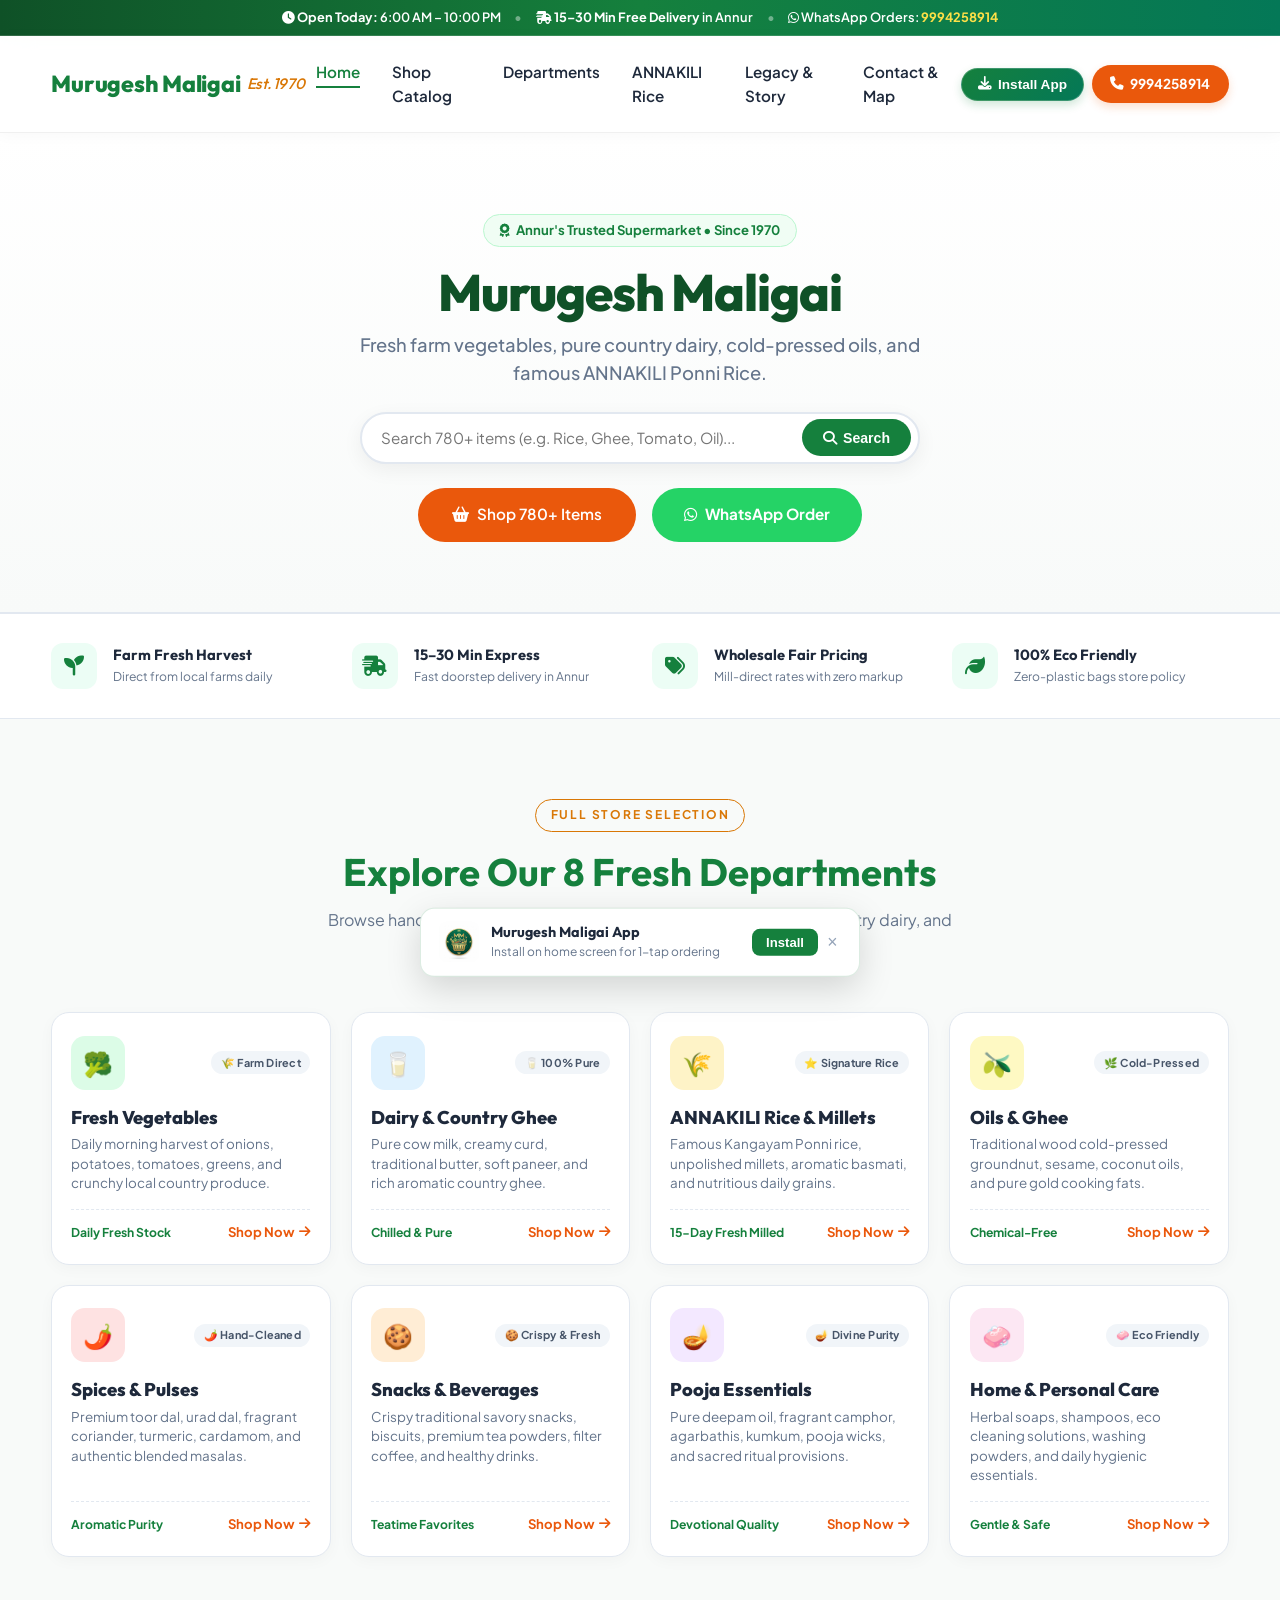
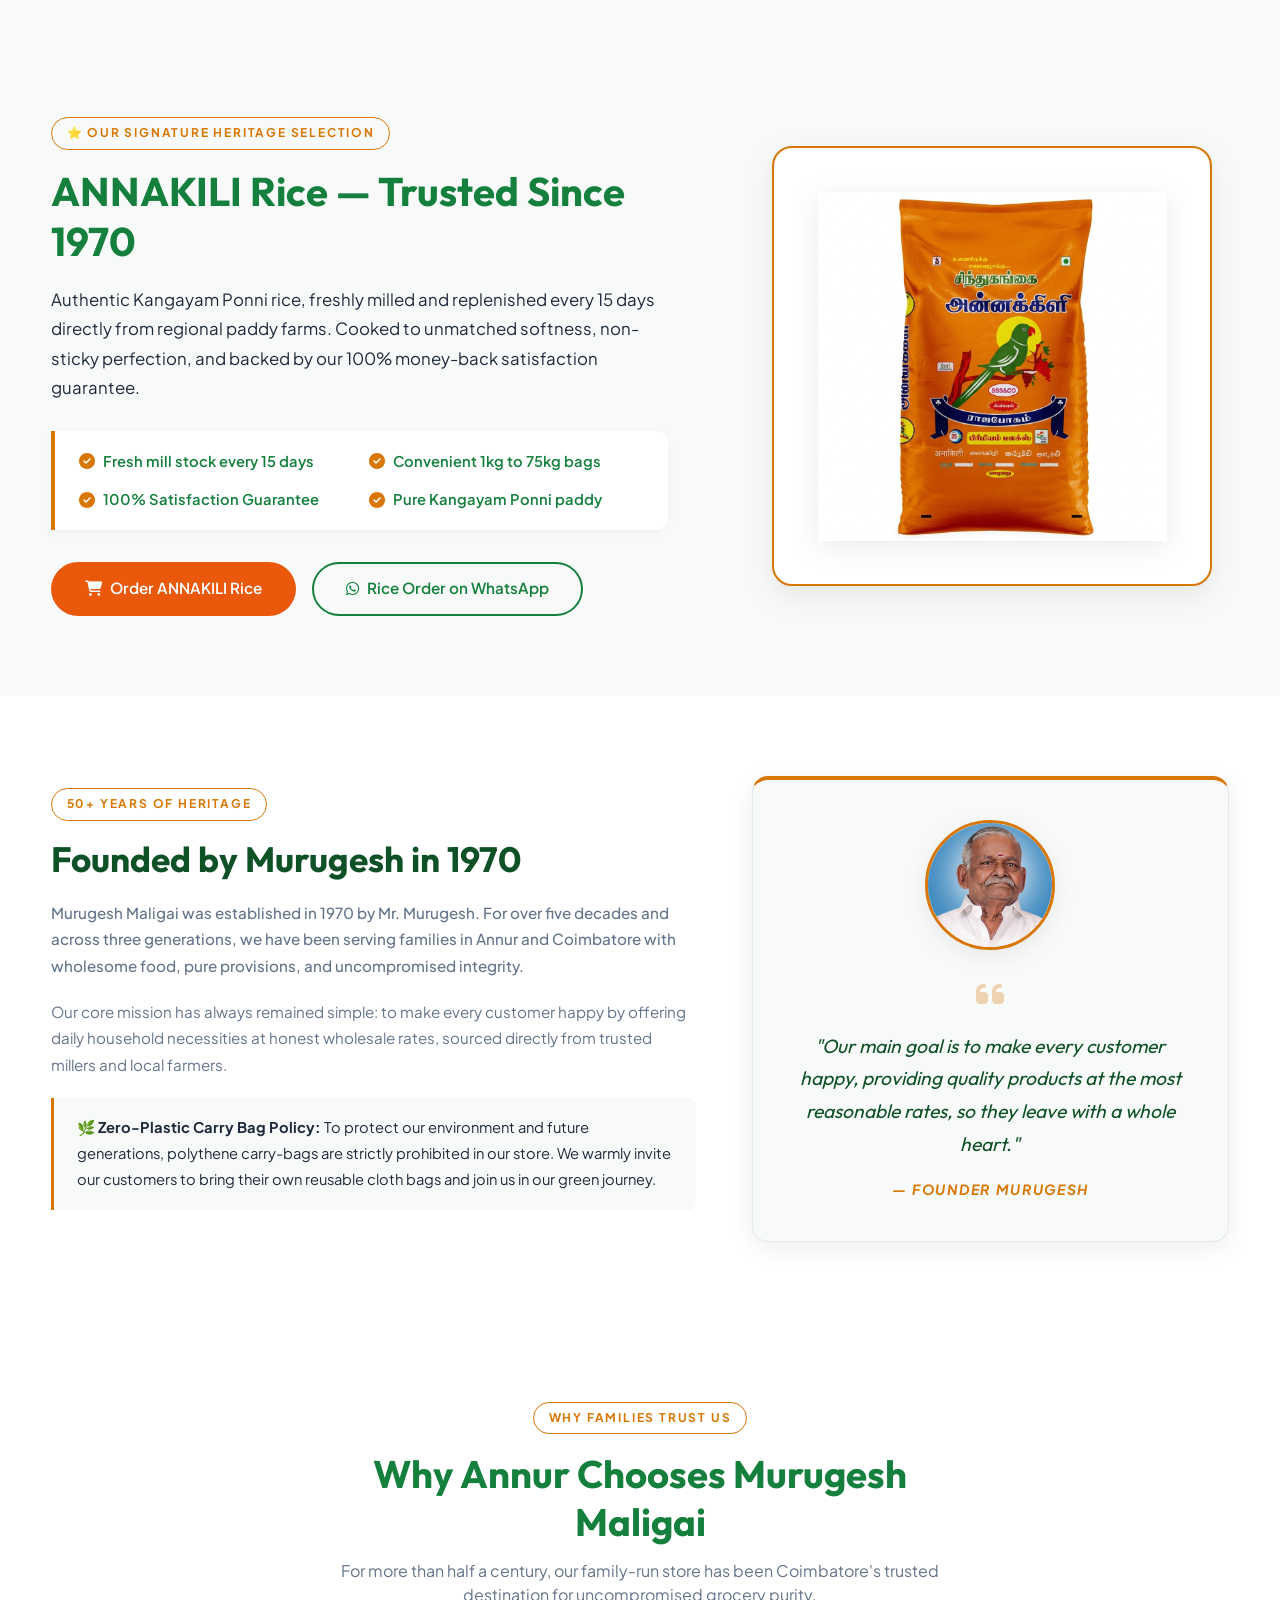
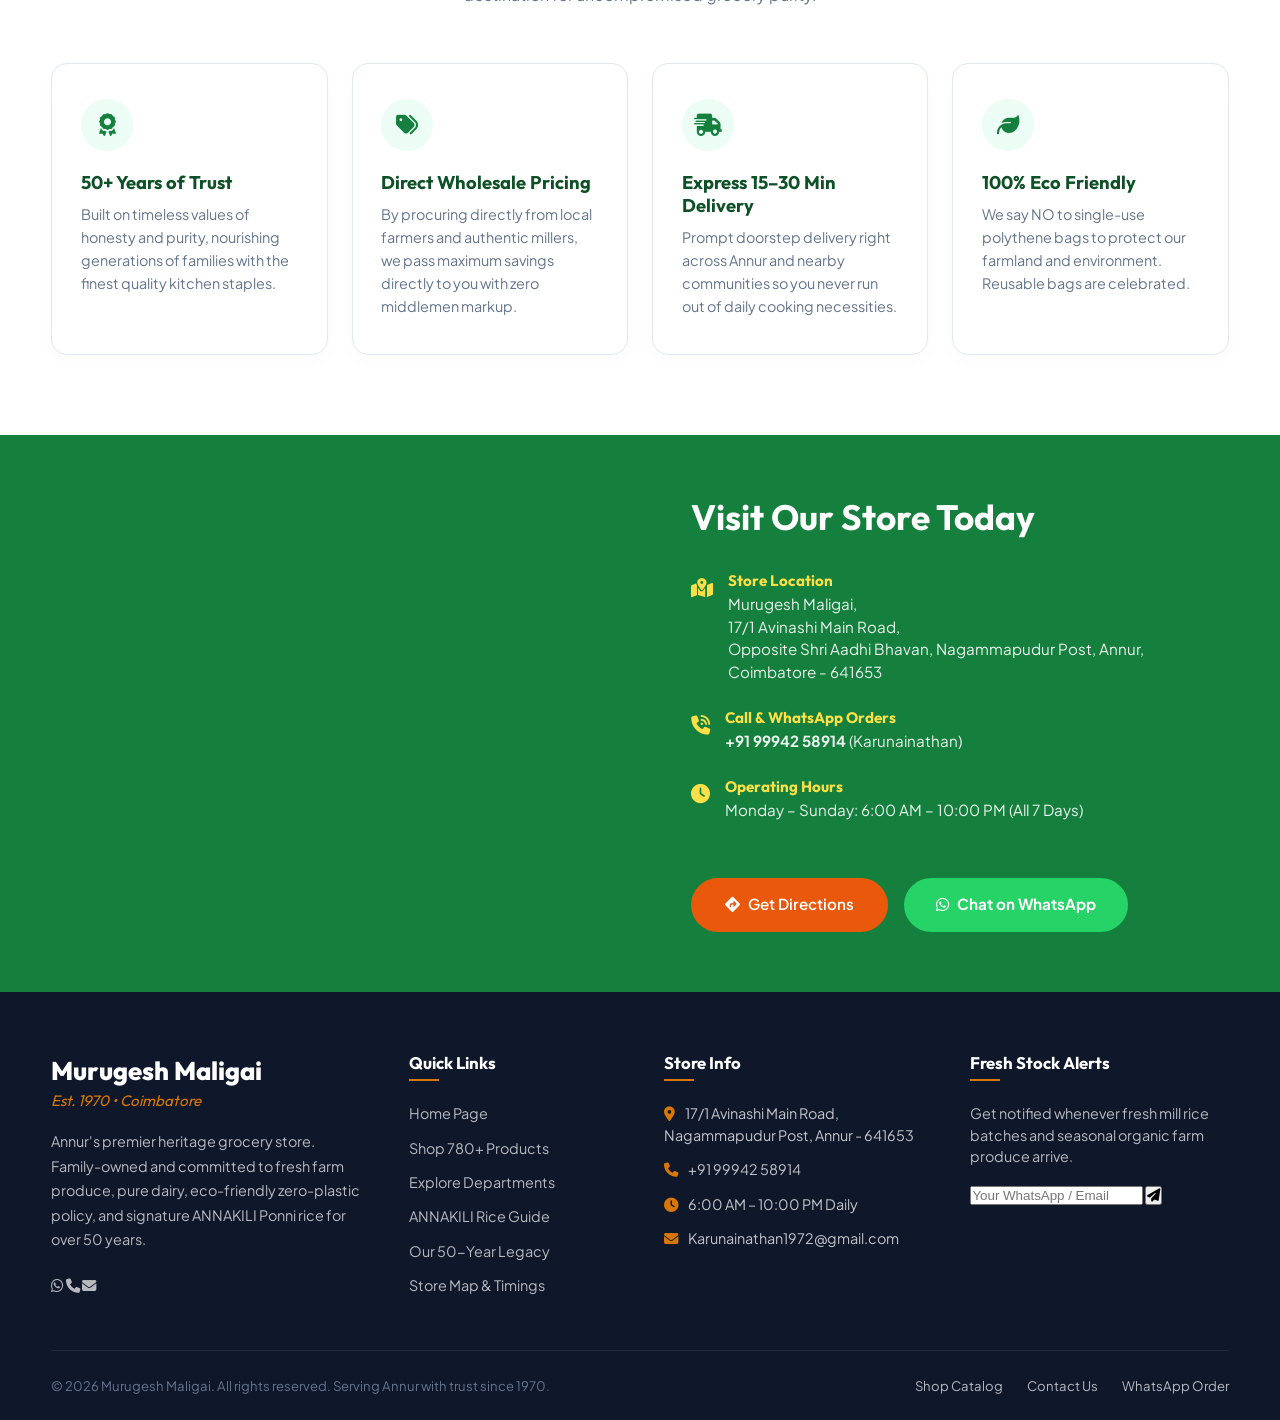
<file: index.html>
<!DOCTYPE html>
<html lang="en">
<head>
  <meta charset="UTF-8">
  <meta name="viewport" content="width=device-width, initial-scale=1.0">
  <meta name="description" content="Murugesh Maligai - Premium local family grocery store in Annur, Coimbatore. Serving 50+ years of trust, farm fresh vegetables, pure dairy, cold-pressed oils, and signature ANNAKILI Rice.">
  <title>Murugesh Maligai | Annur's Trusted Supermarket Since 1970</title>
  <link rel="manifest" href="manifest.json">
  <meta name="theme-color" content="#15803d">
  <link rel="apple-touch-icon" href="images/apple-touch-icon.png">
  <link rel="icon" type="image/png" href="images/favicon.png">
  <link rel="stylesheet" href="styles.css">
  <!-- FontAwesome Icons for modern aesthetic -->
  <link rel="stylesheet" href="https://cdnjs.cloudflare.com/ajax/libs/font-awesome/6.4.0/css/all.min.css">
</head>
<body>

  <!-- ==========================================================================
       0. TOP STORE TICKER & TRUST BAR
       ========================================================================== -->
  <div class="store-ticker-bar">
    <div class="container ticker-flex">
      <span><i class="fa-solid fa-clock"></i> <strong>Open Today:</strong> 6:00 AM – 10:00 PM</span>
      <span class="ticker-divider">•</span>
      <span><i class="fa-solid fa-truck-fast"></i> <strong>15–30 Min Free Delivery</strong> in Annur</span>
      <span class="ticker-divider">•</span>
      <span><i class="fa-brands fa-whatsapp"></i> WhatsApp Orders: <strong><a href="https://wa.me/919994258914" style="color: #FDE047;">9994258914</a></strong></span>
    </div>
  </div>

  <!-- ==========================================================================
       1. STICKY HEADER
       ========================================================================== -->
  <header class="main-header" id="header">
    <div class="container header-container">
      <a href="index.html" class="logo">
        Murugesh Maligai
        <span class="logo-sub">Est. 1970</span>
      </a>

      <!-- Desktop Navigation Menu -->
      <nav>
        <ul class="nav-menu" id="navMenu">
          <li><a href="index.html" class="nav-link active">Home</a></li>
          <li><a href="shop.html" class="nav-link">Shop Catalog</a></li>
          <li><a href="#departments" class="nav-link">Departments</a></li>
          <li><a href="#annakili" class="nav-link">ANNAKILI Rice</a></li>
          <li><a href="#about" class="nav-link">Legacy & Story</a></li>
          <li><a href="#contact" class="nav-link">Contact & Map</a></li>
        </ul>
      </nav>

      <div class="header-actions">
        <!-- Install App Button -->
        <button class="pwa-install-btn" id="pwaInstallBtn" title="Install Web App on your phone">
          <i class="fa-solid fa-download"></i>
          <span>Install App</span>
        </button>

        <!-- Direct Call Button -->
        <a href="tel:9994258914" class="header-contact-btn" title="Call Store">
          <i class="fa-solid fa-phone"></i>
          <span>9994258914</span>
        </a>
      </div>

      <!-- Mobile Navigation Hamburger -->
      <button class="nav-toggle" id="navToggle" aria-label="Toggle Navigation">
        <span></span>
        <span></span>
        <span></span>
      </button>
    </div>
  </header>

  <!-- ==========================================================================
       2. CLEAN MODERN HERO SECTION
       ========================================================================== -->
  <section class="hero" id="home">
    <div class="hero-content">
      <div class="hero-badge-clean">
        <i class="fa-solid fa-award"></i> Annur's Trusted Supermarket • Since 1970
      </div>

      <h1>Murugesh Maligai</h1>

      <p class="hero-tagline">
        Fresh farm vegetables, pure country dairy, cold-pressed oils, and famous ANNAKILI Ponni Rice.
      </p>

      <!-- Clean Search Box -->
      <div class="hero-search-container">
        <form action="shop.html" method="GET" class="hero-search-form">
          <input 
            type="search" 
            name="search" 
            placeholder="Search 780+ items (e.g. Rice, Ghee, Tomato, Oil)..." 
            class="hero-search-input"
            autocomplete="off"
            required
          >
          <button type="submit" class="hero-search-btn">
            <i class="fa-solid fa-magnifying-glass"></i>
            <span>Search</span>
          </button>
        </form>
      </div>

      <!-- Action Buttons -->
      <div class="hero-ctas">
        <a href="shop.html" class="btn btn-primary">
          <i class="fa-solid fa-basket-shopping"></i> Shop 780+ Items
        </a>
        <a href="https://wa.me/919994258914?text=Hello%20Murugesh%20Maligai,%20I%20want%20to%20order%20groceries" target="_blank" rel="noopener" class="btn btn-whatsapp-hero">
          <i class="fa-brands fa-whatsapp"></i> WhatsApp Order
        </a>
      </div>
    </div>
  </section>

  <!-- ==========================================================================
       2.5 TRUST FEATURES STRIP
       ========================================================================== -->
  <section class="home-trust-strip">
    <div class="container">
      <div class="trust-features-grid">
        <div class="trust-feature-item">
          <div class="trust-feature-icon"><i class="fa-solid fa-seedling"></i></div>
          <div class="trust-feature-text">
            <h4>Farm Fresh Harvest</h4>
            <p>Direct from local farms daily</p>
          </div>
        </div>

        <div class="trust-feature-item">
          <div class="trust-feature-icon"><i class="fa-solid fa-truck-fast"></i></div>
          <div class="trust-feature-text">
            <h4>15–30 Min Express</h4>
            <p>Fast doorstep delivery in Annur</p>
          </div>
        </div>

        <div class="trust-feature-item">
          <div class="trust-feature-icon"><i class="fa-solid fa-tags"></i></div>
          <div class="trust-feature-text">
            <h4>Wholesale Fair Pricing</h4>
            <p>Mill-direct rates with zero markup</p>
          </div>
        </div>

        <div class="trust-feature-item">
          <div class="trust-feature-icon"><i class="fa-solid fa-leaf"></i></div>
          <div class="trust-feature-text">
            <h4>100% Eco Friendly</h4>
            <p>Zero-plastic bags store policy</p>
          </div>
        </div>
      </div>
    </div>
  </section>

  <!-- ==========================================================================
       3. 8-DEPARTMENT MODERN VISUAL CATEGORY GRID
       ========================================================================== -->
  <section class="section-padding categories-section" id="departments">
    <div class="container">
      <div class="section-header">
        <span class="badge badge-gold">Full Store Selection</span>
        <h2>Explore Our 8 Fresh Departments</h2>
        <p>Browse handpicked daily staples, pure cold-pressed provisions, country dairy, and authentic South Indian spices.</p>
      </div>

      <div class="home-categories-grid">
        <!-- Dept 1: Vegetables -->
        <a href="shop.html?category=vegetables" class="home-cat-card">
          <div class="home-cat-header">
            <div class="home-cat-icon cat-icon-veg">🥦</div>
            <span class="home-cat-badge">🌾 Farm Direct</span>
          </div>
          <h3 class="home-cat-title">Fresh Vegetables</h3>
          <p class="home-cat-desc">Daily morning harvest of onions, potatoes, tomatoes, greens, and crunchy local country produce.</p>
          <div class="home-cat-footer">
            <span class="home-cat-count">Daily Fresh Stock</span>
            <span class="home-cat-btn">Shop Now <i class="fa-solid fa-arrow-right"></i></span>
          </div>
        </a>

        <!-- Dept 2: Dairy & Country Ghee -->
        <a href="shop.html?category=dairy" class="home-cat-card">
          <div class="home-cat-header">
            <div class="home-cat-icon cat-icon-dairy">🥛</div>
            <span class="home-cat-badge">🥛 100% Pure</span>
          </div>
          <h3 class="home-cat-title">Dairy & Country Ghee</h3>
          <p class="home-cat-desc">Pure cow milk, creamy curd, traditional butter, soft paneer, and rich aromatic country ghee.</p>
          <div class="home-cat-footer">
            <span class="home-cat-count">Chilled & Pure</span>
            <span class="home-cat-btn">Shop Now <i class="fa-solid fa-arrow-right"></i></span>
          </div>
        </a>

        <!-- Dept 3: Signature ANNAKILI Rice & Millets -->
        <a href="shop.html?category=rice-grains" class="home-cat-card">
          <div class="home-cat-header">
            <div class="home-cat-icon cat-icon-rice">🌾</div>
            <span class="home-cat-badge">⭐ Signature Rice</span>
          </div>
          <h3 class="home-cat-title">ANNAKILI Rice & Millets</h3>
          <p class="home-cat-desc">Famous Kangayam Ponni rice, unpolished millets, aromatic basmati, and nutritious daily grains.</p>
          <div class="home-cat-footer">
            <span class="home-cat-count">15-Day Fresh Milled</span>
            <span class="home-cat-btn">Shop Now <i class="fa-solid fa-arrow-right"></i></span>
          </div>
        </a>

        <!-- Dept 4: Oils & Ghee -->
        <a href="shop.html?category=oils-fats" class="home-cat-card">
          <div class="home-cat-header">
            <div class="home-cat-icon cat-icon-oil">🫒</div>
            <span class="home-cat-badge">🌿 Cold-Pressed</span>
          </div>
          <h3 class="home-cat-title">Oils & Ghee</h3>
          <p class="home-cat-desc">Traditional wood cold-pressed groundnut, sesame, coconut oils, and pure gold cooking fats.</p>
          <div class="home-cat-footer">
            <span class="home-cat-count">Chemical-Free</span>
            <span class="home-cat-btn">Shop Now <i class="fa-solid fa-arrow-right"></i></span>
          </div>
        </a>

        <!-- Dept 5: Spices & Dals -->
        <a href="shop.html?category=spices-pulses" class="home-cat-card">
          <div class="home-cat-header">
            <div class="home-cat-icon cat-icon-spices">🌶️</div>
            <span class="home-cat-badge">🌶️ Hand-Cleaned</span>
          </div>
          <h3 class="home-cat-title">Spices & Pulses</h3>
          <p class="home-cat-desc">Premium toor dal, urad dal, fragrant coriander, turmeric, cardamom, and authentic blended masalas.</p>
          <div class="home-cat-footer">
            <span class="home-cat-count">Aromatic Purity</span>
            <span class="home-cat-btn">Shop Now <i class="fa-solid fa-arrow-right"></i></span>
          </div>
        </a>

        <!-- Dept 6: Bakery, Snacks & Beverages -->
        <a href="shop.html?category=snacks-beverages" class="home-cat-card">
          <div class="home-cat-header">
            <div class="home-cat-icon cat-icon-snacks">🍪</div>
            <span class="home-cat-badge">🍪 Crispy & Fresh</span>
          </div>
          <h3 class="home-cat-title">Snacks & Beverages</h3>
          <p class="home-cat-desc">Crispy traditional savory snacks, biscuits, premium tea powders, filter coffee, and healthy drinks.</p>
          <div class="home-cat-footer">
            <span class="home-cat-count">Teatime Favorites</span>
            <span class="home-cat-btn">Shop Now <i class="fa-solid fa-arrow-right"></i></span>
          </div>
        </a>

        <!-- Dept 7: Sacred Pooja Samagri -->
        <a href="shop.html?category=pooja-items" class="home-cat-card">
          <div class="home-cat-header">
            <div class="home-cat-icon cat-icon-pooja">🪔</div>
            <span class="home-cat-badge">🪔 Divine Purity</span>
          </div>
          <h3 class="home-cat-title">Pooja Essentials</h3>
          <p class="home-cat-desc">Pure deepam oil, fragrant camphor, agarbathis, kumkum, pooja wicks, and sacred ritual provisions.</p>
          <div class="home-cat-footer">
            <span class="home-cat-count">Devotional Quality</span>
            <span class="home-cat-btn">Shop Now <i class="fa-solid fa-arrow-right"></i></span>
          </div>
        </a>

        <!-- Dept 8: Personal & Household Care -->
        <a href="shop.html?category=personal-care" class="home-cat-card">
          <div class="home-cat-header">
            <div class="home-cat-icon cat-icon-care">🧼</div>
            <span class="home-cat-badge">🧼 Eco Friendly</span>
          </div>
          <h3 class="home-cat-title">Home & Personal Care</h3>
          <p class="home-cat-desc">Herbal soaps, shampoos, eco cleaning solutions, washing powders, and daily hygienic essentials.</p>
          <div class="home-cat-footer">
            <span class="home-cat-count">Gentle & Safe</span>
            <span class="home-cat-btn">Shop Now <i class="fa-solid fa-arrow-right"></i></span>
          </div>
        </a>
      </div>
    </div>
  </section>

  <!-- ==========================================================================
       4. FEATURED ANNAKILI RICE SECTION
       ========================================================================== -->
  <section class="section-padding annakili-section" id="annakili">
    <div class="container">
      <div class="annakili-grid">
        <div class="annakili-text">
          <span class="badge badge-gold">⭐ OUR SIGNATURE HERITAGE SELECTION</span>
          <h2 class="annakili-title">ANNAKILI Rice — Trusted Since 1970</h2>
          <p class="annakili-description">
            Authentic Kangayam Ponni rice, freshly milled and replenished every 15 days directly from regional paddy farms. Cooked to unmatched softness, non-sticky perfection, and backed by our 100% money-back satisfaction guarantee.
          </p>
          
          <div class="annakili-highlights">
            <ul class="highlight-list">
              <li class="highlight-item">
                <i class="fa-solid fa-circle-check"></i> Fresh mill stock every 15 days
              </li>
              <li class="highlight-item">
                <i class="fa-solid fa-circle-check"></i> Convenient 1kg to 75kg bags
              </li>
              <li class="highlight-item">
                <i class="fa-solid fa-circle-check"></i> 100% Satisfaction Guarantee
              </li>
              <li class="highlight-item">
                <i class="fa-solid fa-circle-check"></i> Pure Kangayam Ponni paddy
              </li>
            </ul>
          </div>

          <div class="annakili-ctas">
            <a href="shop.html?category=rice-grains&search=annakili" class="btn btn-primary">
              <i class="fa-solid fa-cart-shopping"></i> Order ANNAKILI Rice
            </a>
            <a href="https://wa.me/919994258914?text=Hello%20Murugesh%20Maligai,%20I%20want%20to%20order%20ANNAKILI%20Rice%20bags" target="_blank" rel="noopener" class="btn btn-outline-green">
              <i class="fa-brands fa-whatsapp"></i> Rice Order on WhatsApp
            </a>
          </div>
        </div>

        <div class="annakili-img-container">
          <div class="annakili-img-wrapper">
            <img src="SHOP3.jpeg" alt="ANNAKILI Rice premium packaging and grains" class="annakili-img">
          </div>
        </div>
      </div>
    </div>
  </section>

  <!-- ==========================================================================
       5. OUR STORY & FOUNDER LEGACY SECTION
       ========================================================================== -->
  <section class="section-padding story-section" id="about">
    <div class="container">
      <div class="story-grid">
        <div class="story-text">
          <span class="badge badge-gold">50+ Years of Heritage</span>
          <h2>Founded by Murugesh in 1970</h2>
          <p class="story-lead">
            Murugesh Maligai was established in 1970 by Mr. Murugesh. For over five decades and across three generations, we have been serving families in Annur and Coimbatore with wholesome food, pure provisions, and uncompromised integrity.
          </p>
          <p>
            Our core mission has always remained simple: to make every customer happy by offering daily household necessities at honest wholesale rates, sourced directly from trusted millers and local farmers.
          </p>
          <p class="story-highlight">
            <strong>🌿 Zero-Plastic Carry Bag Policy:</strong> To protect our environment and future generations, polythene carry-bags are strictly prohibited in our store. We warmly invite our customers to bring their own reusable cloth bags and join us in our green journey.
          </p>
        </div>

        <!-- Founder Quote Card Box -->
        <div class="story-quote-card">
          <div class="founder-portrait-container">
            <img src="images/founder.jpg" alt="Murugesh, Founder of Murugesh Maligai" width="260" height="260" onerror="this.parentNode.style.display='none';">
          </div>
          <div class="quote-icon"><i class="fa-solid fa-quote-left"></i></div>
          <blockquote>
            "Our main goal is to make every customer happy, providing quality products at the most reasonable rates, so they leave with a whole heart."
          </blockquote>
          <cite>— Founder Murugesh</cite>
        </div>
      </div>
    </div>
  </section>

  <!-- ==========================================================================
       6. WHY CHOOSE US SECTION
       ========================================================================== -->
  <section class="section-padding why-section" id="why-choose-us">
    <div class="container">
      <div class="section-header">
        <span class="badge badge-gold">Why Families Trust Us</span>
        <h2>Why Annur Chooses Murugesh Maligai</h2>
        <p>For more than half a century, our family-run store has been Coimbatore's trusted destination for uncompromised grocery purity.</p>
      </div>

      <div class="why-grid">
        <!-- Card 1 -->
        <div class="why-card">
          <div class="why-icon">
            <i class="fa-solid fa-award"></i>
          </div>
          <h3>50+ Years of Trust</h3>
          <p>Built on timeless values of honesty and purity, nourishing generations of families with the finest quality kitchen staples.</p>
        </div>

        <!-- Card 2 -->
        <div class="why-card">
          <div class="why-icon">
            <i class="fa-solid fa-tags"></i>
          </div>
          <h3>Direct Wholesale Pricing</h3>
          <p>By procuring directly from local farmers and authentic millers, we pass maximum savings directly to you with zero middlemen markup.</p>
        </div>

        <!-- Card 3 -->
        <div class="why-card">
          <div class="why-icon">
            <i class="fa-solid fa-truck-fast"></i>
          </div>
          <h3>Express 15–30 Min Delivery</h3>
          <p>Prompt doorstep delivery right across Annur and nearby communities so you never run out of daily cooking necessities.</p>
        </div>

        <!-- Card 4 -->
        <div class="why-card">
          <div class="why-icon">
            <i class="fa-solid fa-leaf"></i>
          </div>
          <h3>100% Eco Friendly</h3>
          <p>We say NO to single-use polythene bags to protect our farmland and environment. Reusable bags are celebrated.</p>
        </div>
      </div>
    </div>
  </section>

  <!-- ==========================================================================
       7. LOCATION & CONTACT SECTION
       ========================================================================== -->
  <section class="contact-section" id="contact">
    <div class="contact-grid">
      <!-- Left: Google Maps Frame -->
      <div class="map-container">
        <iframe 
          src="https://maps.google.com/maps?q=Shri%20Aadhi%20Bhavan%20Nagammapudur%20Annur&t=&z=16&ie=UTF8&iwloc=&output=embed" 
          allowfullscreen="" 
          loading="lazy" 
          referrerpolicy="no-referrer-when-downgrade"
          title="Murugesh Maligai Location Map">
        </iframe>
      </div>

      <!-- Right: Contact Information Panel -->
      <div class="contact-info-panel">
        <h2>Visit Our Store Today</h2>
        <ul class="contact-details">
          <!-- Address -->
          <li class="contact-item">
            <div class="contact-item-icon">
              <i class="fa-solid fa-map-location-dot"></i>
            </div>
            <div class="contact-item-text">
              <h4>Store Location</h4>
              <p>Murugesh Maligai,<br>17/1 Avinashi Main Road,<br>Opposite Shri Aadhi Bhavan, Nagammapudur Post, Annur,<br>Coimbatore - 641653</p>
            </div>
          </li>
          
          <!-- Phone & WhatsApp -->
          <li class="contact-item">
            <div class="contact-item-icon">
              <i class="fa-solid fa-phone-volume"></i>
            </div>
            <div class="contact-item-text">
              <h4>Call & WhatsApp Orders</h4>
              <p><a href="tel:9994258914" style="font-weight: 700;">+91 99942 58914</a> (Karunainathan)</p>
            </div>
          </li>

          <!-- Hours -->
          <li class="contact-item">
            <div class="contact-item-icon">
              <i class="fa-solid fa-clock"></i>
            </div>
            <div class="contact-item-text">
              <h4>Operating Hours</h4>
              <p>Monday – Sunday: 6:00 AM – 10:00 PM (All 7 Days)</p>
            </div>
          </li>
        </ul>

        <!-- Action Links -->
        <div style="display: flex; gap: 1rem; flex-wrap: wrap;">
          <a href="https://www.google.com/maps/dir/?api=1&destination=Shri+Aadhi+Bhavan,+Nagammapudur,+Annur" target="_blank" rel="noopener" class="btn btn-primary">
            <i class="fa-solid fa-diamond-turn-right"></i> Get Directions
          </a>
          <a href="https://wa.me/919994258914?text=Hello%20Murugesh%20Maligai,%20I%20have%20an%20inquiry" target="_blank" rel="noopener" class="btn btn-whatsapp-hero">
            <i class="fa-brands fa-whatsapp"></i> Chat on WhatsApp
          </a>
        </div>
      </div>
    </div>
  </section>

  <!-- ==========================================================================
       8. MODERN FOOTER
       ========================================================================== -->
  <footer class="footer">
    <div class="container">
      <div class="footer-grid">
        <!-- Col 1: Heritage Bio -->
        <div class="footer-col">
          <div class="footer-logo">
            Murugesh Maligai
            <span>Est. 1970 • Coimbatore</span>
          </div>
          <p style="color: rgba(255, 255, 255, 0.7); line-height: 1.7; margin-bottom: 1.5rem;">
            Annur's premier heritage grocery store. Family-owned and committed to fresh farm produce, pure dairy, eco-friendly zero-plastic policy, and signature ANNAKILI Ponni rice for over 50 years.
          </p>
          <div class="footer-socials">
            <a href="https://wa.me/919994258914" class="social-icon" aria-label="WhatsApp" target="_blank" rel="noopener"><i class="fa-brands fa-whatsapp"></i></a>
            <a href="tel:9994258914" class="social-icon" aria-label="Phone"><i class="fa-solid fa-phone"></i></a>
            <a href="mailto:Karunainathan1972@gmail.com" class="social-icon" aria-label="Email"><i class="fa-solid fa-envelope"></i></a>
          </div>
        </div>

        <!-- Col 2: Quick Links -->
        <div class="footer-col">
          <h3>Quick Links</h3>
          <ul>
            <li><a href="index.html">Home Page</a></li>
            <li><a href="shop.html">Shop 780+ Products</a></li>
            <li><a href="#departments">Explore Departments</a></li>
            <li><a href="#annakili">ANNAKILI Rice Guide</a></li>
            <li><a href="#about">Our 50-Year Legacy</a></li>
            <li><a href="#contact">Store Map & Timings</a></li>
          </ul>
        </div>

        <!-- Col 3: Contact Info -->
        <div class="footer-col">
          <h3>Store Info</h3>
          <ul style="color: rgba(255, 255, 255, 0.75);">
            <li style="margin-bottom: 0.8rem;">
              <i class="fa-solid fa-location-dot" style="color: var(--color-highlight); margin-right: 8px;"></i>
              17/1 Avinashi Main Road, Nagammapudur Post, Annur - 641653
            </li>
            <li style="margin-bottom: 0.8rem;">
              <i class="fa-solid fa-phone" style="color: var(--color-highlight); margin-right: 8px;"></i>
              +91 99942 58914
            </li>
            <li style="margin-bottom: 0.8rem;">
              <i class="fa-solid fa-clock" style="color: var(--color-highlight); margin-right: 8px;"></i>
              6:00 AM – 10:00 PM Daily
            </li>
            <li style="margin-bottom: 0.8rem;">
              <i class="fa-solid fa-envelope" style="color: var(--color-highlight); margin-right: 8px;"></i>
              <a href="mailto:Karunainathan1972@gmail.com">Karunainathan1972@gmail.com</a>
            </li>
          </ul>
        </div>

        <!-- Col 4: Newsletter -->
        <div class="footer-col">
          <h3>Fresh Stock Alerts</h3>
          <p style="color: rgba(255, 255, 255, 0.7); margin-bottom: 1rem;">Get notified whenever fresh mill rice batches and seasonal organic farm produce arrive.</p>
          <form class="newsletter-form" action="#" onsubmit="event.preventDefault(); alert('Thank you! You will receive fresh stock updates.');">
            <input type="email" placeholder="Your WhatsApp / Email" class="newsletter-input" required aria-label="Email Address">
            <button type="submit" class="newsletter-btn" aria-label="Subscribe">
              <i class="fa-solid fa-paper-plane"></i>
            </button>
          </form>
        </div>
      </div>

      <!-- Footer Bottom -->
      <div class="footer-bottom">
        <p>&copy; 2026 Murugesh Maligai. All rights reserved. Serving Annur with trust since 1970.</p>
        <div class="footer-bottom-links">
          <a href="shop.html">Shop Catalog</a>
          <a href="tel:9994258914">Contact Us</a>
          <a href="https://wa.me/919994258914">WhatsApp Order</a>
        </div>
      </div>
    </div>
  </footer>

  <!-- ==========================================================================
       MOBILE NAVIGATION & CART BADGE SCRIPT
       ========================================================================== -->
  <script>
    const navToggle = document.getElementById('navToggle');
    const navMenu = document.getElementById('navMenu');
    const navLinks = document.querySelectorAll('.nav-link');

    // Toggle Mobile Menu
    if (navToggle && navMenu) {
      navToggle.addEventListener('click', () => {
        navToggle.classList.toggle('active');
        navMenu.classList.toggle('active');
      });

      // Close mobile menu when a nav link is clicked
      navLinks.forEach(link => {
        link.addEventListener('click', () => {
          navToggle.classList.remove('active');
          navMenu.classList.remove('active');
        });
      });
    }

    // Sticky Header Scroll Effect
    const header = document.getElementById('header');
    window.addEventListener('scroll', () => {
      if (!header) return;
      if (window.scrollY > 50) {
        header.style.padding = '0.6rem 0';
        header.style.boxShadow = '0 5px 25px rgba(0, 0, 0, 0.1)';
      } else {
        header.style.padding = '0.75rem 0';
        header.style.boxShadow = '0 2px 15px rgba(0, 0, 0, 0.03)';
      }
    });

    // Sync cart badge on bottom nav
    window.addEventListener('DOMContentLoaded', () => {
      try {
        const savedCart = JSON.parse(localStorage.getItem('mm_cart')) || [];
        const total = savedCart.reduce((sum, item) => sum + (item.quantity || 1), 0);
        const badge = document.getElementById('mbNavCartBadge');
        if (badge) {
          if (total > 0) {
            badge.textContent = total;
            badge.style.display = 'flex';
          } else {
            badge.style.display = 'none';
          }
        }
      } catch (e) {}
    });
  </script>

  <!-- MOBILE APP BOTTOM NAVIGATION BAR (Zepto/Blinkit Style) -->
  <nav class="mobile-bottom-nav" id="mobileBottomNav">
    <a href="index.html" class="mb-nav-item active">
      <i class="fa-solid fa-house"></i>
      <span>Home</span>
    </a>
    <a href="shop.html" class="mb-nav-item">
      <i class="fa-solid fa-layer-group"></i>
      <span>Shop</span>
    </a>
    <a href="shop.html?focus=search" class="mb-nav-item">
      <i class="fa-solid fa-magnifying-glass"></i>
      <span>Search</span>
    </a>
    <a href="shop.html?open=cart" class="mb-nav-item">
      <div class="mb-nav-cart-wrapper">
        <i class="fa-solid fa-basket-shopping"></i>
        <span class="mb-nav-cart-badge" id="mbNavCartBadge" style="display: none;">0</span>
      </div>
      <span>Cart</span>
    </a>
  </nav>

  <!-- PWA Bottom Floating Install Banner -->
  <div class="pwa-bottom-banner" id="pwaBanner">
    <div class="pwa-banner-info">
      <img src="images/icon-192.png" alt="Murugesh Maligai App Icon" class="pwa-banner-icon">
      <div class="pwa-banner-text">
        <h4>Murugesh Maligai App</h4>
        <p>Install on home screen for 1-tap ordering</p>
      </div>
    </div>
    <div class="pwa-banner-actions">
      <button class="pwa-banner-install-btn" id="pwaBannerInstallBtn">Install</button>
      <button class="pwa-banner-close" id="pwaBannerClose" aria-label="Dismiss banner">&times;</button>
    </div>
  </div>

  <!-- PWA Service Worker Registration & Installation Script -->
  <script>
    let deferredPrompt;
    const pwaInstallBtn = document.getElementById('pwaInstallBtn');
    const pwaBanner = document.getElementById('pwaBanner');
    const pwaBannerInstallBtn = document.getElementById('pwaBannerInstallBtn');
    const pwaBannerClose = document.getElementById('pwaBannerClose');

    // Register Service Worker (Auto-clears during local development so Live Server is always 100% real-time)
    if ('serviceWorker' in navigator) {
      if (location.hostname === '127.0.0.1' || location.hostname === 'localhost') {
        navigator.serviceWorker.getRegistrations().then((registrations) => {
          for (let registration of registrations) {
            registration.unregister();
          }
        });
        caches.keys().then((names) => {
          for (let name of names) caches.delete(name);
        });
      } else {
        window.addEventListener('load', () => {
          navigator.serviceWorker.register('./sw.js')
            .then((reg) => console.log('Service Worker registered successfully:', reg.scope))
            .catch((err) => console.warn('Service Worker registration failed:', err));
        });
      }
    }

    // Capture beforeinstallprompt event
    window.addEventListener('beforeinstallprompt', (e) => {
      e.preventDefault();
      deferredPrompt = e;

      // Show header install button
      if (pwaInstallBtn) {
        pwaInstallBtn.style.display = 'inline-flex';
      }

      // Check if user has dismissed prompt recently in this session
      if (!sessionStorage.getItem('pwa_dismissed') && pwaBanner) {
        setTimeout(() => {
          pwaBanner.classList.add('show');
        }, 2500);
      }
    });

    function triggerPwaInstall() {
      if (deferredPrompt) {
        deferredPrompt.prompt();
        deferredPrompt.userChoice.then((choiceResult) => {
          if (choiceResult.outcome === 'accepted') {
            console.log('User accepted PWA installation');
          }
          deferredPrompt = null;
          if (pwaBanner) pwaBanner.classList.remove('show');
        });
      } else {
        alert("To install Murugesh Maligai App:\n\n• On Android (Chrome): Tap the 3 dots (⋮) at top-right and select 'Install app' or 'Add to Home screen'.\n• On iPhone (Safari): Tap the Share button (⎋) at the bottom and tap 'Add to Home Screen'.\n• On PC/Laptop: Click the Install icon in the right side of your address bar.");
      }
    }

    if (pwaInstallBtn) {
      pwaInstallBtn.addEventListener('click', triggerPwaInstall);
    }
    if (pwaBannerInstallBtn) {
      pwaBannerInstallBtn.addEventListener('click', triggerPwaInstall);
    }
    if (pwaBannerClose) {
      pwaBannerClose.addEventListener('click', () => {
        if (pwaBanner) pwaBanner.classList.remove('show');
        sessionStorage.setItem('pwa_dismissed', 'true');
      });
    }

    window.addEventListener('appinstalled', () => {
      console.log('Murugesh Maligai App installed successfully!');
      if (pwaInstallBtn) pwaInstallBtn.style.display = 'none';
      if (pwaBanner) pwaBanner.classList.remove('show');
      deferredPrompt = null;
    });
  </script>

</body>
</html>
</file>
<file: styles.css>
@import url('https://fonts.googleapis.com/css2?family=Noto+Sans+Tamil:wght@400;500;600;700;800&family=Outfit:wght@400;500;600;700;800;900&family=Plus+Jakarta+Sans:ital,wght@0,400;0,500;0,600;0,700;0,800;1,400;1,600&display=swap');

:root {
  /* Colors */
  --color-primary: #15803d;      /* Fresh Emerald Green */
  --color-primary-dark: #0f5127; /* Dark Forest Green */
  --color-primary-light: #22c55e;/* Bright Green */
  --color-accent: #ea580c;       /* Vibrant CTA Orange */
  --color-accent-hover: #c2410c;  /* Deep Orange */
  --color-highlight: #d97706;    /* Warm Gold */
  --color-bg-cream: #F8FAF9;     /* Ultra-clean soft cream */
  --color-bg-white: #FFFFFF;     /* Pure White Card */
  --color-text-dark: #1E293B;    /* Slate Charcoal */
  --color-text-muted: #64748B;   /* Slate Gray */
  --color-text-light: #F8FAF9;   /* Off-white */
  --color-border: #E2E8F0;       /* Crisp light border */

  /* Typography */
  --font-heading: 'Outfit', 'Plus Jakarta Sans', 'Noto Sans Tamil', sans-serif;
  --font-body: 'Plus Jakarta Sans', 'Noto Sans Tamil', system-ui, -apple-system, BlinkMacSystemFont, "Segoe UI", Roboto, sans-serif;
  --font-size-base: 16px;

  /* Shadows */
  --shadow-subtle: 0 2px 10px rgba(0, 0, 0, 0.03);
  --shadow-medium: 0 6px 25px rgba(0, 0, 0, 0.07);
  --shadow-strong: 0 12px 35px rgba(21, 128, 61, 0.12);

  /* Transitions */
  --transition-speed: 200ms;
  --transition-ease: cubic-bezier(0.16, 1, 0.3, 1);
}

/* ==========================================================================
   BASE & ZERO-OVERFLOW RESET (60fps Smooth Native App Feel)
   ========================================================================== */
*, *::before, *::after {
  box-sizing: border-box;
  margin: 0;
  padding: 0;
}

html {
  font-size: var(--font-size-base);
  scroll-behavior: smooth;
  width: 100%;
  max-width: 100vw;
  overflow-x: hidden !important;
  -webkit-text-size-adjust: 100%;
}

body {
  font-family: var(--font-body);
  background-color: var(--color-bg-cream);
  color: var(--color-text-dark);
  line-height: 1.5;
  width: 100%;
  max-width: 100vw;
  overflow-x: hidden !important;
  position: relative;
  -webkit-font-smoothing: antialiased;
  -moz-osx-font-smoothing: grayscale;
  text-rendering: optimizeLegibility;
  -webkit-tap-highlight-color: transparent;
  touch-action: manipulation;
}

h1, h2, h3, h4, h5, h6 {
  font-family: var(--font-heading);
  color: var(--color-text-dark);
  font-weight: 700;
  line-height: 1.25;
}

p {
  color: var(--color-text-muted);
}

a {
  text-decoration: none;
  color: inherit;
  transition: color var(--transition-speed) var(--transition-ease);
}

img {
  max-width: 100%;
  height: auto;
  display: block;
}

/* ==========================================================================
   REUSABLE UTILITIES
   ========================================================================== */
.section-padding {
  padding: 80px 0;
}

.container {
  width: 92%;
  max-width: 1200px;
  margin: 0 auto;
}

.badge {
  display: inline-block;
  font-size: 0.75rem;
  text-transform: uppercase;
  letter-spacing: 0.15em;
  font-weight: 700;
  color: var(--color-accent);
  margin-bottom: 1rem;
}

.badge-gold {
  color: var(--color-highlight);
  border: 1px solid var(--color-highlight);
  padding: 0.4rem 0.9rem;
  border-radius: 50px;
}

.btn {
  display: inline-flex;
  align-items: center;
  justify-content: center;
  padding: 0.85rem 2rem;
  font-family: var(--font-body);
  font-size: 0.95rem;
  font-weight: 600;
  border-radius: 50px;
  cursor: pointer;
  transition: all var(--transition-speed) var(--transition-ease);
  border: 2px solid transparent;
  gap: 8px;
  white-space: nowrap;
}

.btn:active {
  transform: scale(0.96);
}

.btn-primary {
  background-color: var(--color-accent);
  color: #FFFFFF;
}

.btn-primary:hover {
  background-color: var(--color-accent-hover);
  transform: translateY(-2px);
  box-shadow: 0 5px 15px rgba(234, 88, 12, 0.35);
}

.btn-outline-green {
  border-color: var(--color-primary);
  color: var(--color-primary);
  background-color: transparent;
}

.btn-outline-green:hover {
  background-color: var(--color-primary);
  color: #FFFFFF;
  transform: translateY(-2px);
}

.btn-outline-white {
  border-color: #FFFFFF;
  color: #FFFFFF;
  background-color: transparent;
}

.btn-outline-white:hover {
  background-color: #FFFFFF;
  color: var(--color-primary);
  transform: translateY(-2px);
}

.btn-icon {
  font-size: 1.1rem;
}

/* ==========================================================================
   1. STICKY MODERN HEADER
   ========================================================================== */
.main-header {
  position: sticky;
  top: 0;
  width: 100%;
  max-width: 100vw;
  background-color: rgba(255, 255, 255, 0.92);
  backdrop-filter: blur(16px);
  -webkit-backdrop-filter: blur(16px);
  border-bottom: 1px solid rgba(0, 0, 0, 0.06);
  box-shadow: 0 2px 15px rgba(0, 0, 0, 0.03);
  z-index: 1000;
  transition: all var(--transition-speed) var(--transition-ease);
}

.header-container {
  display: flex;
  justify-content: space-between;
  align-items: center;
  padding: 0.75rem 0;
  gap: 0.75rem;
  max-width: 100%;
}

.header-container nav {
  display: flex;
  align-items: center;
}

.header-actions {
  display: flex;
  align-items: center;
  gap: 0.5rem;
  flex-shrink: 0;
}

.logo {
  font-family: var(--font-heading);
  font-size: 1.45rem;
  font-weight: 800;
  color: var(--color-primary);
  display: flex;
  align-items: center;
  gap: 6px;
  letter-spacing: -0.01em;
  white-space: nowrap;
}

.logo-sub {
  color: var(--color-highlight);
  font-weight: 500;
  font-style: italic;
  font-size: 0.95rem;
}

.nav-menu {
  display: flex;
  list-style: none;
  gap: 2rem;
}

.nav-link {
  font-size: 0.95rem;
  font-weight: 600;
  color: var(--color-text-dark);
  position: relative;
  padding: 0.4rem 0;
}

.nav-link::after {
  content: '';
  position: absolute;
  bottom: 0;
  left: 0;
  width: 0;
  height: 2px;
  background-color: var(--color-primary);
  transition: width var(--transition-speed) var(--transition-ease);
}

.nav-link:hover, .nav-link.active {
  color: var(--color-primary);
}

.nav-link:hover::after, .nav-link.active::after {
  width: 100%;
}

.header-contact-btn {
  background-color: var(--color-accent);
  color: #FFFFFF;
  font-size: 0.85rem;
  font-weight: 700;
  padding: 0.55rem 1.15rem;
  border-radius: 50px;
  display: inline-flex;
  align-items: center;
  gap: 6px;
  box-shadow: 0 4px 10px rgba(234, 88, 12, 0.2);
  transition: all var(--transition-speed) var(--transition-ease);
  white-space: nowrap;
}

.header-contact-btn:hover {
  background-color: var(--color-accent-hover);
  transform: translateY(-1px);
}

.header-contact-btn:active {
  transform: scale(0.94);
}

/* Hamburger menu (Mobile) */
.nav-toggle {
  display: none;
  background: none;
  border: none;
  cursor: pointer;
  padding: 6px;
  width: 36px;
  height: 36px;
  align-items: center;
  justify-content: center;
  flex-direction: column;
  gap: 5px;
}

.nav-toggle span {
  display: block;
  width: 22px;
  height: 2.2px;
  background-color: var(--color-primary);
  border-radius: 2px;
  transition: all 0.3s ease;
}

/* ==========================================================================
   2. HERO SECTION (Clean, Minimalist, Modern White Luxury Style)
   ========================================================================== */
.hero {
  min-height: 480px;
  background: linear-gradient(180deg, #FFFFFF 0%, #F8FAF9 100%);
  display: flex;
  align-items: center;
  justify-content: center;
  color: var(--color-text-dark);
  text-align: center;
  position: relative;
  padding: 60px 0 50px;
  border-bottom: 1px solid var(--color-border);
}

.hero-content {
  max-width: 780px;
  padding: 0 1.25rem;
  width: 100%;
}

.hero-badge-clean {
  background: #F0FDF4;
  color: var(--color-primary);
  border: 1px solid #BBF7D0;
  padding: 0.35rem 1rem;
  border-radius: 50px;
  font-size: 0.82rem;
  font-weight: 700;
  display: inline-flex;
  align-items: center;
  gap: 6px;
  margin-bottom: 1rem;
}

.hero h1 {
  font-family: var(--font-heading);
  font-size: 3.2rem;
  font-weight: 800;
  color: #0F5127;
  margin-bottom: 0.6rem;
  letter-spacing: -0.02em;
  line-height: 1.15;
}

.hero-tagline {
  font-family: var(--font-body);
  font-size: 1.15rem;
  font-weight: 500;
  color: #64748B;
  max-width: 580px;
  margin: 0 auto 1.6rem auto;
  line-height: 1.5;
}

/* Hero Quick Search Box */
.hero-search-container {
  max-width: 560px;
  margin: 0 auto 1.5rem auto;
  position: relative;
  width: 100%;
}

.hero-search-form {
  display: flex;
  align-items: center;
  background: #FFFFFF;
  border-radius: 50px;
  padding: 0.35rem 0.45rem 0.35rem 1.2rem;
  box-shadow: 0 6px 20px rgba(0, 0, 0, 0.06);
  border: 2px solid #E2E8F0;
  transition: border-color 0.2s ease, box-shadow 0.2s ease;
}

.hero-search-form:focus-within {
  border-color: var(--color-primary);
  box-shadow: 0 8px 25px rgba(21, 128, 61, 0.12);
}

.hero-search-input {
  flex: 1;
  border: none;
  outline: none;
  font-family: var(--font-body);
  font-size: 0.95rem;
  color: var(--color-text-dark);
  background: transparent;
}

.hero-search-btn {
  background: var(--color-primary);
  color: #FFFFFF;
  border: none;
  padding: 0.65rem 1.3rem;
  border-radius: 50px;
  font-weight: 700;
  font-size: 0.88rem;
  cursor: pointer;
  display: flex;
  align-items: center;
  gap: 6px;
  transition: all 0.2s ease;
}

.hero-search-btn:hover {
  background: var(--color-primary-dark);
  transform: scale(1.02);
}

.hero-ctas {
  display: flex;
  justify-content: center;
  gap: 1rem;
  flex-wrap: wrap;
}

.btn-whatsapp-hero {
  background: #25D366;
  color: #FFFFFF;
  border: none;
  font-weight: 700;
}

.btn-whatsapp-hero:hover {
  background: #20BA5C;
  color: #FFFFFF;
  transform: translateY(-2px);
  box-shadow: 0 5px 15px rgba(37, 211, 102, 0.35);
}

.scroll-indicator {
  position: absolute;
  bottom: 1.5rem;
  left: 50%;
  transform: translateX(-50%);
  display: flex;
  flex-direction: column;
  align-items: center;
  gap: 6px;
  cursor: pointer;
  z-index: 10;
}

.mouse {
  width: 20px;
  height: 34px;
  border: 2px solid rgba(255, 255, 255, 0.7);
  border-radius: 20px;
  display: flex;
  justify-content: center;
  padding-top: 4px;
}

.wheel {
  width: 3px;
  height: 6px;
  background-color: #FFFFFF;
  border-radius: 2px;
  animation: scrollMouse 1.8s ease-in-out infinite;
}

@keyframes scrollMouse {
  0% { transform: translateY(0); opacity: 0; }
  30% { opacity: 1; }
  100% { transform: translateY(8px); opacity: 0; }
}

@keyframes fadeInUp {
  from { opacity: 0; transform: translateY(18px); }
  to { opacity: 1; transform: translateY(0); }
}

/* ==========================================================================
   3. FEATURED ANNAKILI SECTION
   ========================================================================== */
.annakili-section {
  background-color: var(--color-bg-cream);
}

.annakili-grid {
  display: grid;
  grid-template-columns: 1.15fr 0.85fr;
  align-items: center;
  gap: 4rem;
}

.annakili-text {
  padding-right: 1.5rem;
}

.annakili-title {
  font-size: 2.5rem;
  color: var(--color-primary);
  margin-bottom: 1.2rem;
}

.annakili-description {
  font-size: 1.05rem;
  line-height: 1.75;
  margin-bottom: 1.8rem;
  color: var(--color-text-dark);
}

.annakili-highlights {
  background-color: #FFFFFF;
  border-left: 4px solid var(--color-highlight);
  padding: 1.2rem 1.5rem;
  border-radius: 0 12px 12px 0;
  box-shadow: var(--shadow-subtle);
  margin-bottom: 2rem;
}

.highlight-list {
  display: grid;
  grid-template-columns: 1fr 1fr;
  gap: 1rem;
  list-style: none;
}

.highlight-item {
  display: flex;
  align-items: center;
  gap: 8px;
  font-weight: 600;
  font-size: 0.92rem;
  color: var(--color-primary);
}

.highlight-item i {
  color: var(--color-highlight);
  font-size: 1rem;
}

.annakili-ctas {
  display: flex;
  gap: 1rem;
  align-items: center;
}

.annakili-img-container {
  position: relative;
  border-radius: 20px;
  aspect-ratio: 1 / 1;
  max-width: 440px;
  margin: 0 auto;
}

.annakili-img-wrapper {
  width: 100%;
  height: 100%;
  border-radius: 20px;
  overflow: hidden;
  box-shadow: 0 10px 30px rgba(0, 0, 0, 0.08);
  border: 2px solid var(--color-highlight);
  background: #FFFFFF;
  display: flex;
  align-items: center;
  justify-content: center;
  padding: 1.5rem;
  transition: all 0.3s ease;
}

.annakili-img-wrapper:hover {
  border-color: var(--color-primary);
  box-shadow: 0 14px 35px rgba(21, 128, 61, 0.15);
}

.annakili-img {
  max-width: 90%;
  max-height: 90%;
  object-fit: contain;
  filter: drop-shadow(0 6px 14px rgba(0, 0, 0, 0.08));
  transition: transform 0.4s ease;
}

.annakili-img-wrapper:hover .annakili-img {
  transform: scale(1.03);
}

/* ==========================================================================
   3.5 OUR STORY / FOUNDER LEGACY
   ========================================================================== */
.story-section {
  background-color: #FFFFFF;
}

.story-grid {
  display: grid;
  grid-template-columns: 1.15fr 0.85fr;
  gap: 3.5rem;
  align-items: center;
}

.story-text h2 {
  font-size: 2.2rem;
  color: var(--color-primary-dark);
  margin-bottom: 1.2rem;
}

.story-lead {
  font-family: var(--font-body);
  font-size: 1.15rem;
  line-height: 1.75;
  color: var(--color-text-dark);
  font-weight: 500;
  margin-bottom: 1.2rem;
}

.story-text p {
  font-family: var(--font-body);
  font-size: 0.95rem;
  line-height: 1.75;
  color: var(--color-text-muted);
  margin-bottom: 1.2rem;
}

.story-highlight {
  background-color: var(--color-bg-cream);
  border-left: 3.5px solid var(--color-highlight);
  padding: 1.1rem 1.4rem;
  border-radius: 0 8px 8px 0;
  font-size: 0.92rem !important;
  line-height: 1.6;
  color: var(--color-text-dark) !important;
}

.story-quote-card {
  background-color: var(--color-bg-cream);
  border: 1px solid var(--color-border);
  border-top: 4px solid var(--color-highlight);
  border-radius: 16px;
  padding: 2.5rem 2rem;
  box-shadow: var(--shadow-medium);
  text-align: center;
  position: relative;
  display: flex;
  flex-direction: column;
  align-items: center;
  justify-content: center;
}

.founder-portrait-container {
  margin-bottom: 1.2rem;
}

.founder-portrait-container img {
  width: 130px;
  height: 130px;
  border-radius: 50%;
  border: 3.5px solid var(--color-highlight);
  object-fit: cover;
  box-shadow: var(--shadow-medium);
  display: block;
}

.quote-icon {
  font-size: 2rem;
  color: rgba(217, 119, 6, 0.3);
  margin-bottom: 0.8rem;
}

.story-quote-card blockquote {
  font-family: var(--font-heading);
  font-size: 1.2rem;
  line-height: 1.7;
  font-style: italic;
  color: var(--color-primary-dark);
  margin-bottom: 1.2rem;
}

.story-quote-card cite {
  font-family: var(--font-body);
  font-size: 0.88rem;
  font-weight: 700;
  color: var(--color-highlight);
  text-transform: uppercase;
  letter-spacing: 0.12em;
}

/* ==========================================================================
   4. WHY CHOOSE US
   ========================================================================== */
.why-section {
  background-color: #FFFFFF;
}

.section-header {
  text-align: center;
  max-width: 650px;
  margin: 0 auto 3.5rem;
}

.section-header h2 {
  font-size: 2.4rem;
  color: var(--color-primary);
  margin-bottom: 0.8rem;
}

.why-grid {
  display: grid;
  grid-template-columns: repeat(4, 1fr);
  gap: 1.5rem;
}

.why-card {
  background-color: #FFFFFF;
  padding: 2.2rem 1.8rem;
  border-radius: 16px;
  border: 1px solid var(--color-border);
  box-shadow: 0 6px 20px rgba(0, 0, 0, 0.02);
  transition: all 0.3s ease;
  display: flex;
  flex-direction: column;
}

.why-card:hover {
  transform: translateY(-5px);
  box-shadow: 0 15px 35px rgba(21, 128, 61, 0.08);
  border-color: rgba(21, 128, 61, 0.2);
}

.why-icon {
  width: 52px;
  height: 52px;
  border-radius: 50%;
  display: flex;
  align-items: center;
  justify-content: center;
  font-size: 1.4rem;
  margin-bottom: 1.2rem;
  background-color: #ECFDF5;
  color: var(--color-primary);
  transition: all 0.3s ease;
}

.why-card h3 {
  font-size: 1.15rem;
  font-weight: 700;
  margin-bottom: 0.6rem;
  color: var(--color-primary-dark);
}

.why-card p {
  font-size: 0.9rem;
  line-height: 1.6;
  color: var(--color-text-muted);
}

/* ==========================================================================
   5. SHOP CATEGORIES (Home Page Visual 8-Department Grid)
   ========================================================================== */
.categories-section {
  background-color: var(--color-bg-cream);
  position: relative;
}

.home-categories-grid {
  display: grid;
  grid-template-columns: repeat(4, 1fr);
  gap: 1.25rem;
}

.home-cat-card {
  background-color: #FFFFFF;
  border: 1.5px solid #E2E8F0;
  border-radius: 18px;
  padding: 1.4rem 1.2rem;
  transition: all 0.3s cubic-bezier(0.16, 1, 0.3, 1);
  display: flex;
  flex-direction: column;
  position: relative;
  cursor: pointer;
  box-shadow: 0 4px 15px rgba(0, 0, 0, 0.03);
  overflow: hidden;
}

.home-cat-card::before {
  content: '';
  position: absolute;
  top: 0;
  left: 0;
  right: 0;
  height: 4px;
  background: transparent;
  transition: background 0.3s ease;
}

.home-cat-card:hover {
  transform: translateY(-5px);
  box-shadow: 0 14px 30px rgba(21, 128, 61, 0.12);
  border-color: rgba(21, 128, 61, 0.3);
}

.home-cat-card:hover::before {
  background: linear-gradient(90deg, #15803d, #ea580c);
}

.home-cat-card:active {
  transform: scale(0.97);
}

.home-cat-header {
  display: flex;
  align-items: center;
  justify-content: space-between;
  margin-bottom: 1rem;
}

.home-cat-icon {
  width: 54px;
  height: 54px;
  border-radius: 14px;
  display: flex;
  align-items: center;
  justify-content: center;
  font-size: 1.5rem;
  transition: transform 0.3s ease;
}

.home-cat-card:hover .home-cat-icon {
  transform: scale(1.1) rotate(5deg);
}

.cat-icon-veg { background: #DCFCE7; color: #16A34A; }
.cat-icon-dairy { background: #E0F2FE; color: #0284C7; }
.cat-icon-rice { background: #FEF3C7; color: #D97706; }
.cat-icon-oil { background: #FEF9C3; color: #CA8A04; }
.cat-icon-spices { background: #FEE2E2; color: #DC2626; }
.cat-icon-snacks { background: #FFEDD5; color: #EA580C; }
.cat-icon-pooja { background: #F3E8FF; color: #9333EA; }
.cat-icon-care { background: #FCE7F3; color: #DB2777; }

.home-cat-badge {
  font-size: 0.68rem;
  font-weight: 700;
  padding: 0.2rem 0.6rem;
  border-radius: 50px;
  background: #F1F5F9;
  color: #475569;
  letter-spacing: 0.02em;
}

.home-cat-title {
  font-family: var(--font-heading);
  font-size: 1.15rem;
  font-weight: 800;
  color: #1E293B;
  margin-bottom: 0.35rem;
  line-height: 1.25;
}

.home-cat-desc {
  font-size: 0.84rem;
  color: #64748B;
  line-height: 1.45;
  margin-bottom: 1rem;
  flex-grow: 1;
}

.home-cat-footer {
  display: flex;
  align-items: center;
  justify-content: space-between;
  padding-top: 0.75rem;
  border-top: 1px dashed #E2E8F0;
  margin-top: auto;
}

.home-cat-count {
  font-size: 0.76rem;
  font-weight: 700;
  color: var(--color-primary);
}

.home-cat-btn {
  font-size: 0.82rem;
  font-weight: 700;
  color: var(--color-accent);
  display: inline-flex;
  align-items: center;
  gap: 4px;
  transition: gap 0.2s ease;
}

.home-cat-card:hover .home-cat-btn {
  gap: 8px;
}

/* Home Trust Banner Strip */
.home-trust-strip {
  background: #FFFFFF;
  border-top: 1px solid var(--color-border);
  border-bottom: 1px solid var(--color-border);
  padding: 1.8rem 0;
}

.trust-features-grid {
  display: grid;
  grid-template-columns: repeat(4, 1fr);
  gap: 1.5rem;
}

.trust-feature-item {
  display: flex;
  align-items: center;
  gap: 1rem;
}

.trust-feature-icon {
  width: 46px;
  height: 46px;
  border-radius: 12px;
  background: #ECFDF5;
  color: var(--color-primary);
  display: flex;
  align-items: center;
  justify-content: center;
  font-size: 1.25rem;
  flex-shrink: 0;
}

.trust-feature-text h4 {
  font-size: 0.92rem;
  font-weight: 700;
  color: #1E293B;
  margin-bottom: 0.15rem;
}

.trust-feature-text p {
  font-size: 0.76rem;
  color: #64748B;
}

/* ==========================================================================
   6. LOCATION & CONTACT
   ========================================================================== */
.contact-section {
  background-color: var(--color-primary);
  color: #FFFFFF;
  overflow: hidden;
  padding: 0;
}

.contact-grid {
  display: grid;
  grid-template-columns: 1fr 1fr;
  align-items: stretch;
}

.map-container {
  position: relative;
  min-height: 460px;
  width: 100%;
}

.map-container iframe {
  position: absolute;
  top: 0;
  left: 0;
  width: 100%;
  height: 100%;
  border: 0;
}

.contact-info-panel {
  padding: 60px 8%;
  display: flex;
  flex-direction: column;
  justify-content: center;
}

.contact-info-panel h2 {
  color: #FFFFFF;
  font-size: 2.2rem;
  margin-bottom: 2rem;
}

.contact-details {
  list-style: none;
  margin-bottom: 2rem;
}

.contact-item {
  display: flex;
  align-items: flex-start;
  gap: 15px;
  margin-bottom: 1.5rem;
}

.contact-item-icon {
  font-size: 1.2rem;
  color: #fde047;
  margin-top: 2px;
}

.contact-item-text h4 {
  font-size: 0.95rem;
  font-weight: 700;
  color: #fde047;
  margin-bottom: 0.2rem;
}

.contact-item-text p, .contact-item-text a {
  color: rgba(255, 255, 255, 0.9);
  font-size: 0.95rem;
}

/* ==========================================================================
   7. FOOTER
   ========================================================================== */
.footer {
  background-color: #0F172A;
  color: rgba(255, 255, 255, 0.7);
  padding: 60px 0 25px;
  font-size: 0.9rem;
}

.footer-grid {
  display: grid;
  grid-template-columns: 1.2fr 0.8fr 1fr 1fr;
  gap: 3rem;
  margin-bottom: 40px;
}

.footer-logo {
  font-family: var(--font-heading);
  font-size: 1.6rem;
  font-weight: 800;
  color: #FFFFFF;
  margin-bottom: 1rem;
}

.footer-logo span {
  color: var(--color-highlight);
  font-weight: 400;
  font-style: italic;
  font-size: 0.95rem;
  display: block;
}

.footer-col h3 {
  color: #FFFFFF;
  font-size: 1.05rem;
  font-weight: 700;
  margin-bottom: 1.4rem;
  position: relative;
  padding-bottom: 8px;
}

.footer-col h3::after {
  content: '';
  position: absolute;
  bottom: 0;
  left: 0;
  width: 30px;
  height: 2px;
  background-color: var(--color-highlight);
}

.footer-col ul {
  list-style: none;
}

.footer-col ul li {
  margin-bottom: 0.8rem;
}

.footer-col ul li a:hover {
  color: #FFFFFF;
  padding-left: 3px;
}

.footer-bottom {
  border-top: 1px solid rgba(255, 255, 255, 0.08);
  padding-top: 25px;
  display: flex;
  justify-content: space-between;
  align-items: center;
  font-size: 0.82rem;
}

.footer-bottom-links {
  display: flex;
  gap: 1.5rem;
}

/* ==========================================================================
   8. SHOP CATALOG & ZERO-OVERFLOW QUICK-COMMERCE GRID (Blinkit / Zepto Style)
   ========================================================================== */

/* Store Ticker & Trust Bar */
.store-ticker-bar {
  background: linear-gradient(90deg, #0f5127, #15803d, #047857);
  color: #FFFFFF;
  padding: 0.5rem 0;
  font-size: 0.8rem;
  font-weight: 600;
  border-bottom: 1px solid rgba(255, 255, 255, 0.15);
  box-shadow: 0 2px 8px rgba(0, 0, 0, 0.08);
}

.ticker-flex {
  display: flex;
  align-items: center;
  justify-content: center;
  gap: 0.85rem;
  flex-wrap: wrap;
  text-align: center;
}

.ticker-divider {
  opacity: 0.4;
}

/* Visual Promo Banners Slider (Quick Commerce Style) */
.promo-banners-slider {
  display: flex;
  gap: 1rem;
  overflow-x: auto;
  -webkit-overflow-scrolling: touch;
  scrollbar-width: none;
  margin: 0 auto 1.5rem auto;
  padding: 0.3rem 0.2rem 0.8rem;
  justify-content: center;
  width: 100%;
  max-width: 100%;
}

@media (max-width: 1100px) {
  .promo-banners-slider {
    justify-content: flex-start;
  }
}

.promo-banners-slider::-webkit-scrollbar {
  display: none;
}

.promo-card {
  flex: 0 0 250px;
  border-radius: 16px;
  padding: 1.15rem 1.1rem;
  color: #FFFFFF;
  cursor: pointer;
  position: relative;
  overflow: hidden;
  box-shadow: 0 6px 20px rgba(0, 0, 0, 0.1);
  transition: all 0.3s cubic-bezier(0.16, 1, 0.3, 1);
  display: flex;
  flex-direction: column;
  justify-content: space-between;
  min-height: 135px;
}

.promo-card:hover {
  transform: translateY(-4px) scale(1.02);
  box-shadow: 0 12px 30px rgba(0, 0, 0, 0.16);
}

.promo-card:active {
  transform: scale(0.96);
}

.promo-card.promo-annakili {
  background: linear-gradient(135deg, #78350f, #b45309, #d97706);
}

.promo-card.promo-delivery {
  background: linear-gradient(135deg, #064e3b, #047857, #10b981);
}

.promo-card.promo-dairy {
  background: linear-gradient(135deg, #0c4a6e, #0284c7, #38bdf8);
}

.promo-card.promo-pooja {
  background: linear-gradient(135deg, #7c2d12, #c2410c, #ea580c);
}

.promo-badge {
  display: inline-block;
  background: rgba(255, 255, 255, 0.25);
  backdrop-filter: blur(8px);
  padding: 0.18rem 0.55rem;
  border-radius: 50px;
  font-size: 0.68rem;
  font-weight: 700;
  width: fit-content;
  margin-bottom: 0.4rem;
  letter-spacing: 0.04em;
  text-transform: uppercase;
}

.promo-card h3 {
  font-size: 1.05rem;
  color: #FFFFFF;
  margin-bottom: 0.2rem;
  font-weight: 800;
  line-height: 1.25;
}

.promo-card p {
  font-size: 0.76rem;
  color: rgba(255, 255, 255, 0.9);
  line-height: 1.3;
  margin-bottom: 0.7rem;
}

.promo-btn {
  display: inline-flex;
  align-items: center;
  gap: 5px;
  background: #FFFFFF;
  color: #0F172A;
  padding: 0.3rem 0.75rem;
  border-radius: 50px;
  font-size: 0.74rem;
  font-weight: 800;
  width: fit-content;
  box-shadow: 0 3px 8px rgba(0, 0, 0, 0.15);
  margin-top: auto;
}

/* Quick Category Story Bubbles - Cleanly Centered on Screen */
.category-bubbles-wrapper {
  display: flex;
  gap: 1.1rem;
  overflow-x: auto;
  -webkit-overflow-scrolling: touch;
  scrollbar-width: none;
  margin: 0 auto 1.8rem auto;
  padding: 0.3rem 0.5rem 0.8rem;
  justify-content: center;
  width: 100%;
  max-width: 100%;
}

@media (max-width: 768px) {
  .category-bubbles-wrapper {
    justify-content: flex-start;
    gap: 0.8rem;
  }
}

.category-bubbles-wrapper::-webkit-scrollbar {
  display: none;
}

.category-bubble-item {
  display: flex;
  flex-direction: column;
  align-items: center;
  gap: 6px;
  cursor: pointer;
  flex-shrink: 0;
  width: 68px;
  text-align: center;
  transition: transform 0.2s ease;
}

.category-bubble-item:active {
  transform: scale(0.92);
}

.bubble-icon-box {
  width: 52px;
  height: 52px;
  border-radius: 50%;
  display: flex;
  align-items: center;
  justify-content: center;
  font-size: 1.3rem;
  box-shadow: 0 4px 12px rgba(0, 0, 0, 0.06);
  border: 2px solid #FFFFFF;
  transition: all 0.25s ease;
}

.category-bubble-item:hover .bubble-icon-box {
  transform: translateY(-3px) scale(1.08);
  box-shadow: 0 8px 20px rgba(0, 0, 0, 0.12);
}

.bubble-all { background: linear-gradient(135deg, #15803d, #047857); color: #FFFFFF; }
.bubble-veg { background: #DCFCE7; color: #16A34A; }
.bubble-dairy { background: #E0F2FE; color: #0284C7; }
.bubble-rice { background: #FEF3C7; color: #D97706; }
.bubble-oil { background: #FEF9C3; color: #CA8A04; }
.bubble-spices { background: #FEE2E2; color: #DC2626; }
.bubble-snacks { background: #FFEDD5; color: #EA580C; }
.bubble-pooja { background: #F3E8FF; color: #9333EA; }
.bubble-care { background: #FCE7F3; color: #DB2777; }

.category-bubble-item span {
  font-size: 0.74rem;
  font-weight: 700;
  color: #334155;
  white-space: nowrap;
}

/* Universal Search Bar */
.search-bar-wrapper {
  max-width: 680px;
  margin: 0 auto 1.5rem auto;
  position: relative;
  width: 100%;
}

/* Category Filter Tabs Slider - Centered Layout */
.catalog-tabs-container {
  width: 100%;
  max-width: 100%;
  overflow-x: auto;
  -webkit-overflow-scrolling: touch;
  scrollbar-width: none;
  -ms-overflow-style: none;
  margin: 0 auto 1.8rem auto;
  padding: 4px 0 8px 0;
  display: flex;
  justify-content: center;
}

@media (max-width: 1024px) {
  .catalog-tabs-container {
    justify-content: flex-start;
  }
}

.catalog-tabs-container::-webkit-scrollbar {
  display: none;
}

.catalog-tabs {
  display: flex;
  gap: 0.45rem;
  min-width: max-content;
  padding: 2px;
}

.tab-btn {
  background-color: #FFFFFF;
  border: 1.5px solid #E2E8F0;
  color: #334155;
  font-family: var(--font-body);
  font-size: 0.84rem;
  font-weight: 600;
  padding: 0.48rem 1rem;
  border-radius: 50px;
  cursor: pointer;
  display: inline-flex;
  align-items: center;
  gap: 6px;
  white-space: nowrap;
  transition: all 0.2s cubic-bezier(0.16, 1, 0.3, 1);
  box-shadow: 0 2px 5px rgba(0, 0, 0, 0.02);
}

.tab-icon {
  font-size: 0.84rem;
  color: var(--color-primary);
  transition: color 0.2s ease;
}

.tab-btn:hover {
  border-color: var(--color-primary);
  color: var(--color-primary);
  transform: translateY(-1px);
}

.tab-btn:active {
  transform: scale(0.94);
}

.tab-btn.active {
  background: linear-gradient(135deg, #15803d, #047857);
  border-color: #15803d;
  color: #FFFFFF;
  box-shadow: 0 4px 14px rgba(21, 128, 61, 0.25);
}

.tab-btn.active .tab-icon {
  color: #FFFFFF;
}

/* Product Grid (Medium 4 Columns on Desktop/Laptop, 3 on Tablet, 2 on Mobile) */
.product-grid {
  display: grid;
  grid-template-columns: repeat(4, 1fr);
  gap: 1.15rem;
  margin-bottom: 80px;
  width: 100%;
}

.product-card {
  background-color: #FFFFFF;
  border: 1px solid #E2E8F0;
  border-radius: 16px;
  padding: 0.85rem;
  display: flex;
  flex-direction: column;
  justify-content: space-between;
  position: relative;
  transition: all 0.25s cubic-bezier(0.16, 1, 0.3, 1);
  box-shadow: 0 3px 10px rgba(0, 0, 0, 0.04);
  height: 100%;
  box-sizing: border-box;
}

.product-card:hover {
  transform: translateY(-4px);
  box-shadow: 0 12px 25px rgba(21, 128, 61, 0.1);
  border-color: #CBD5E1;
}

.product-img-wrapper {
  aspect-ratio: 1 / 1;
  max-height: 190px;
  width: 100%;
  border-radius: 12px;
  background-color: #F8FAFC;
  display: flex;
  align-items: center;
  justify-content: center;
  overflow: hidden;
  padding: 0.65rem;
  position: relative;
  margin-bottom: 0.5rem;
  box-sizing: border-box;
}

.product-img {
  max-height: 100%;
  max-width: 100%;
  object-fit: contain;
  transition: transform 0.3s ease;
}

.product-card:hover .product-img {
  transform: scale(1.05);
}

.product-placeholder {
  position: absolute;
  top: 0;
  left: 0;
  width: 100%;
  height: 100%;
  background-color: #F1F5F9;
  display: flex;
  align-items: center;
  justify-content: center;
  color: var(--color-primary);
  font-size: 2.2rem;
}

.product-info {
  display: flex;
  flex-direction: column;
  flex-grow: 1;
  padding: 0.2rem;
}

.product-card-category {
  font-size: 0.66rem;
  font-weight: 700;
  text-transform: uppercase;
  letter-spacing: 0.05em;
  color: #D97706;
  margin-bottom: 0.2rem;
  display: block;
}

.product-title {
  font-family: var(--font-body);
  font-size: 0.9rem;
  font-weight: 600;
  color: #1E293B;
  line-height: 1.35;
  height: 2.5rem;
  overflow: hidden;
  display: -webkit-box;
  -webkit-line-clamp: 2;
  -webkit-box-orient: vertical;
  margin-bottom: 0.25rem;
}

.product-unit {
  font-size: 0.74rem;
  color: #64748B;
  background-color: #F1F5F9;
  padding: 0.15rem 0.45rem;
  border-radius: 6px;
  display: inline-block;
  width: fit-content;
  margin-bottom: 0.5rem;
  font-weight: 600;
}

.product-card-badge {
  position: absolute;
  top: 8px;
  left: 8px;
  background: rgba(21, 128, 61, 0.92);
  color: #FFFFFF;
  font-size: 0.65rem;
  font-weight: 800;
  text-transform: uppercase;
  padding: 0.18rem 0.55rem;
  border-radius: 6px;
  letter-spacing: 0.04em;
  box-shadow: 0 2px 6px rgba(0, 0, 0, 0.15);
  z-index: 2;
}

.product-card-badge.badge-gold {
  background: linear-gradient(135deg, #d97706, #f59e0b);
  color: #FFFFFF;
  border: none;
}

.product-card-badge.badge-blue {
  background: linear-gradient(135deg, #0284c7, #38bdf8);
  color: #FFFFFF;
  border: none;
}

.product-card-badge.badge-orange {
  background: linear-gradient(135deg, #ea580c, #f97316);
  color: #FFFFFF;
  border: none;
}

.product-price-row {
  display: flex;
  align-items: center;
  justify-content: space-between;
  margin-top: auto;
  padding-top: 0.45rem;
}

.product-price-block {
  display: flex;
  align-items: baseline;
  gap: 5px;
}

.product-price {
  font-size: 1.12rem;
  font-weight: 800;
  color: #15803d;
}

.product-mrp {
  font-size: 0.78rem;
  color: #94A3B8;
  text-decoration: line-through;
  font-weight: 500;
}

.btn-add-to-cart {
  background-color: #F0FDF4;
  border: 1.5px solid #15803d;
  color: #15803d;
  padding: 0.42rem 0.95rem;
  font-family: var(--font-body);
  font-size: 0.84rem;
  font-weight: 700;
  border-radius: 50px;
  cursor: pointer;
  transition: all 0.2s ease;
  display: flex;
  align-items: center;
  gap: 5px;
  white-space: nowrap;
}

.btn-add-to-cart:hover {
  background-color: #15803d;
  color: #FFFFFF;
}

.btn-add-to-cart:active {
  transform: scale(0.92);
}

.product-qty-controller {
  display: inline-flex;
  align-items: center;
  justify-content: space-between;
  background-color: #15803d;
  border-radius: 50px;
  padding: 2px;
  min-width: 86px;
  box-shadow: 0 2px 8px rgba(21, 128, 61, 0.25);
}

.qty-btn {
  width: 26px;
  height: 26px;
  border-radius: 50%;
  border: none;
  background-color: #FFFFFF;
  color: #15803d;
  font-size: 1rem;
  font-weight: 800;
  cursor: pointer;
  display: flex;
  align-items: center;
  justify-content: center;
  transition: all 0.15s ease;
  line-height: 1;
}

.qty-btn:active {
  transform: scale(0.9);
  background-color: #ECFDF5;
}

.qty-display {
  font-size: 0.9rem;
  font-weight: 700;
  color: #FFFFFF;
  width: 24px;
  text-align: center;
}

/* Desktop Floating Cart Button */
.floating-cart {
  position: fixed;
  bottom: 2rem;
  right: 2rem;
  width: 60px;
  height: 60px;
  border-radius: 50%;
  background-color: var(--color-accent);
  color: #FFFFFF;
  display: flex;
  align-items: center;
  justify-content: center;
  font-size: 1.5rem;
  cursor: pointer;
  box-shadow: 0 6px 25px rgba(234, 88, 12, 0.4);
  z-index: 1000;
  transition: all var(--transition-speed) var(--transition-ease);
}

.floating-cart:hover {
  background-color: var(--color-accent-hover);
  transform: scale(1.06);
}

.cart-badge {
  position: absolute;
  top: -2px;
  right: -2px;
  background-color: var(--color-primary);
  color: #FFFFFF;
  font-size: 0.78rem;
  font-weight: 700;
  width: 22px;
  height: 22px;
  border-radius: 50%;
  display: flex;
  align-items: center;
  justify-content: center;
  border: 2px solid #FFFFFF;
}

/* ==========================================================================
   MOBILE APP BOTTOM NAVIGATION BAR (Native App Feel)
   ========================================================================== */
.mobile-bottom-nav {
  display: none;
  position: fixed;
  bottom: 0;
  left: 0;
  width: 100%;
  max-width: 100vw;
  background: rgba(255, 255, 255, 0.96);
  backdrop-filter: blur(16px);
  -webkit-backdrop-filter: blur(16px);
  border-top: 1px solid #E2E8F0;
  padding: 0.35rem 0.5rem;
  padding-bottom: calc(0.35rem + env(safe-area-inset-bottom, 0px));
  z-index: 99998;
  justify-content: space-around;
  align-items: center;
  box-shadow: 0 -4px 20px rgba(0, 0, 0, 0.05);
  box-sizing: border-box;
}

.mb-nav-item {
  display: flex;
  flex-direction: column;
  align-items: center;
  justify-content: center;
  color: #64748B;
  font-size: 0.72rem;
  font-weight: 600;
  text-decoration: none;
  padding: 0.25rem 0.6rem;
  border-radius: 12px;
  transition: all 0.2s ease;
  gap: 2px;
  cursor: pointer;
  background: transparent;
  border: none;
}

.mb-nav-item i {
  font-size: 1.15rem;
}

.mb-nav-item.active {
  color: #15803d;
  font-weight: 700;
}

.mb-nav-item:active {
  transform: scale(0.92);
}

.mb-nav-cart-wrapper {
  position: relative;
  display: inline-flex;
}

.mb-nav-cart-badge {
  position: absolute;
  top: -6px;
  right: -10px;
  background: #EA580C;
  color: #FFFFFF;
  font-size: 0.65rem;
  font-weight: 800;
  border-radius: 50%;
  min-width: 17px;
  height: 17px;
  display: none;
  align-items: center;
  justify-content: center;
  border: 1.5px solid #FFFFFF;
}

/* Sticky Mobile Bottom Checkout Bar (Rides above bottom nav) */
.mobile-bottom-cart-bar {
  display: none;
  position: fixed;
  bottom: 58px;
  left: 50%;
  transform: translateX(-50%) translateY(140%);
  width: calc(100% - 1.25rem);
  max-width: 480px;
  background: linear-gradient(135deg, #15803d, #047857);
  color: #FFFFFF;
  padding: 0.65rem 1.1rem;
  border-radius: 14px;
  box-shadow: 0 8px 25px rgba(21, 128, 61, 0.4);
  z-index: 99999 !important;
  align-items: center;
  justify-content: space-between;
  cursor: pointer;
  box-sizing: border-box;
  transition: transform 0.35s cubic-bezier(0.16, 1, 0.3, 1);
}

.mobile-bottom-cart-bar.active {
  display: flex !important;
  transform: translateX(-50%) translateY(0);
}

.mobile-bottom-cart-bar:active {
  transform: translateX(-50%) scale(0.98);
}

.mb-cart-info {
  display: flex;
  flex-direction: column;
}

.mb-cart-count {
  font-size: 0.72rem;
  text-transform: uppercase;
  letter-spacing: 0.05em;
  opacity: 0.9;
  font-weight: 600;
}

.mb-cart-total {
  font-size: 1.15rem;
  font-weight: 800;
  color: #FFFFFF;
}

.mb-cart-btn {
  background: #FFFFFF;
  color: #15803d;
  padding: 0.45rem 1rem;
  border-radius: 50px;
  font-weight: 700;
  font-size: 0.85rem;
  display: flex;
  align-items: center;
  gap: 0.4rem;
  box-shadow: 0 3px 8px rgba(0, 0, 0, 0.12);
  flex-shrink: 0;
}

/* ==========================================================================
   CART SIDEBAR / BOTTOM SHEET DRAWER (Zero Overflow GPU Animation)
   ========================================================================== */
.cart-overlay {
  position: fixed;
  top: 0;
  left: 0;
  width: 100%;
  height: 100%;
  background-color: rgba(0, 0, 0, 0.6);
  backdrop-filter: blur(4px);
  -webkit-backdrop-filter: blur(4px);
  z-index: 100001;
  opacity: 0;
  visibility: hidden;
  pointer-events: none;
  transition: opacity 0.3s ease, visibility 0.3s;
}

.cart-overlay.active {
  opacity: 1;
  visibility: visible;
  pointer-events: auto;
}

.cart-drawer {
  position: fixed;
  top: 0;
  right: 0;
  width: 440px;
  max-width: 100vw;
  height: 100%;
  background-color: #FFFFFF;
  box-shadow: -5px 0 35px rgba(0, 0, 0, 0.25);
  z-index: 100002;
  display: flex;
  flex-direction: column;
  transform: translateX(100%);
  visibility: hidden;
  transition: transform 0.35s cubic-bezier(0.16, 1, 0.3, 1), visibility 0.35s;
  box-sizing: border-box;
}

.cart-drawer.active {
  transform: translateX(0);
  visibility: visible;
}

.cart-header {
  padding: 1.25rem 1.5rem;
  border-bottom: 1px solid var(--color-border);
  display: flex;
  justify-content: space-between;
  align-items: center;
  background-color: var(--color-primary);
  color: #FFFFFF;
  flex-shrink: 0;
}

.cart-header h3 {
  color: #FFFFFF;
  font-family: var(--font-body);
  font-size: 1.15rem;
  font-weight: 700;
  display: flex;
  align-items: center;
  gap: 8px;
}

.close-cart-btn {
  background: none;
  border: none;
  color: #FFFFFF;
  font-size: 1.8rem;
  cursor: pointer;
  line-height: 1;
  padding: 4px;
}

.cart-items-container {
  flex-grow: 1;
  overflow-y: auto;
  -webkit-overflow-scrolling: touch;
  padding: 1.25rem;
  display: flex;
  flex-direction: column;
  gap: 1.2rem;
}

.empty-cart-message {
  display: flex;
  flex-direction: column;
  align-items: center;
  justify-content: center;
  height: 100%;
  color: var(--color-text-muted);
  text-align: center;
  padding: 2rem;
}

.empty-cart-message i {
  font-size: 3rem;
  color: var(--color-border);
  margin-bottom: 0.8rem;
}

.cart-item {
  display: flex;
  flex-direction: column;
  gap: 0.4rem;
  padding-bottom: 0.85rem;
  border-bottom: 1px solid #F1F5F9;
}

.cart-item-info h4 {
  font-family: var(--font-body);
  font-size: 0.95rem;
  font-weight: 600;
  color: var(--color-text-dark);
  margin-bottom: 0.15rem;
}

.cart-item-meta {
  font-size: 0.8rem;
  color: var(--color-text-muted);
}

.cart-item-actions-row {
  display: flex;
  justify-content: space-between;
  align-items: center;
}

.cart-item-subtotal {
  font-weight: 700;
  color: var(--color-primary);
  font-size: 1rem;
}

.cart-footer {
  padding: 1.25rem 1.5rem;
  border-top: 1px solid var(--color-border);
  background-color: var(--color-bg-cream);
  flex-shrink: 0;
}

.cart-total-row {
  display: flex;
  justify-content: space-between;
  align-items: center;
  margin-bottom: 1rem;
  font-size: 1.05rem;
  font-weight: 600;
}

.cart-total-price {
  font-size: 1.4rem;
  font-weight: 800;
  color: var(--color-primary);
}

.btn-checkout {
  width: 100%;
  background-color: #25D366;
  border-color: #25D366;
  color: #FFFFFF;
  font-weight: 700;
}

.btn-checkout:hover {
  background-color: #128C7E;
  border-color: #128C7E;
}

/* ==========================================================================
   ORDER CONFIRMATION & UPI MODALS
   ========================================================================== */
.modal-overlay {
  position: fixed;
  top: 0;
  left: 0;
  width: 100%;
  height: 100%;
  background-color: rgba(0, 0, 0, 0.6);
  backdrop-filter: blur(8px);
  -webkit-backdrop-filter: blur(8px);
  z-index: 100010;
  display: flex;
  align-items: center;
  justify-content: center;
  opacity: 0;
  visibility: hidden;
  transition: opacity 0.3s ease, visibility 0.3s;
}

.modal-overlay.active {
  opacity: 1;
  visibility: visible;
}

.confirm-modal {
  background-color: #FFFFFF;
  border-radius: 20px;
  padding: 2.5rem 1.8rem;
  width: 90%;
  max-width: 440px;
  text-align: center;
  box-shadow: 0 20px 50px rgba(0, 0, 0, 0.15);
  transform: translateY(20px) scale(0.95);
  transition: transform 0.35s cubic-bezier(0.16, 1, 0.3, 1);
  border: 1px solid rgba(0, 0, 0, 0.05);
}

.modal-overlay.active .confirm-modal {
  transform: translateY(0) scale(1);
}

.confirm-modal h3 {
  font-size: 1.45rem;
  color: var(--color-primary-dark);
  margin-top: 1.2rem;
  margin-bottom: 0.4rem;
  font-weight: 700;
}

.confirm-modal-lead {
  font-size: 0.9rem;
  color: var(--color-text-muted);
  margin-bottom: 1.2rem;
}

.confirm-modal-details {
  background-color: var(--color-bg-cream);
  border-radius: 12px;
  padding: 1rem 1.2rem;
  margin: 1.2rem 0;
  border: 1px solid var(--color-border);
  text-align: left;
  font-size: 0.88rem;
}

.confirm-modal-details p {
  margin-bottom: 0.5rem;
  display: flex;
  justify-content: space-between;
}

.confirm-modal-details p:last-child {
  margin-bottom: 0;
}

.redirect-countdown {
  font-size: 0.82rem;
  color: var(--color-accent);
  font-weight: 600;
  margin-top: 1rem;
}

/* Success Checkmark Animation */
.success-checkmark {
  width: 70px;
  height: 70px;
  margin: 0 auto;
}

.success-checkmark .check-icon {
  width: 70px;
  height: 70px;
  position: relative;
  border-radius: 50%;
  box-sizing: content-box;
  border: 4px solid var(--color-primary);
}

.success-checkmark .check-icon .icon-line {
  height: 4px;
  background-color: var(--color-primary);
  display: block;
  border-radius: 2px;
  position: absolute;
  z-index: 10;
}

.success-checkmark .check-icon .icon-line.line-tip {
  width: 22px;
  left: 12px;
  top: 38px;
  transform: rotate(45deg);
}

.success-checkmark .check-icon .icon-line.line-long {
  width: 40px;
  right: 8px;
  top: 34px;
  transform: rotate(-45deg);
}

/* ==========================================================================
   PWA INSTALL BUTTON & BANNER
   ========================================================================== */
.pwa-install-btn {
  display: inline-flex;
  align-items: center;
  gap: 0.4rem;
  background: linear-gradient(135deg, #15803d, #047857);
  color: #FFFFFF;
  border: 1px solid rgba(255, 255, 255, 0.2);
  padding: 0.5rem 1rem;
  border-radius: 50px;
  font-size: 0.85rem;
  font-weight: 700;
  cursor: pointer;
  box-shadow: 0 4px 10px rgba(21, 128, 61, 0.2);
  transition: all 0.2s ease;
  white-space: nowrap;
}

.pwa-install-btn:active {
  transform: scale(0.94);
}

.pwa-bottom-banner {
  position: fixed;
  bottom: 20px;
  left: 50%;
  transform: translateX(-50%) translateY(140%);
  width: calc(100% - 1.5rem);
  max-width: 440px;
  background: #FFFFFF;
  border-radius: 14px;
  box-shadow: 0 12px 35px rgba(0, 0, 0, 0.15);
  padding: 0.85rem 1.15rem;
  display: flex;
  align-items: center;
  justify-content: space-between;
  gap: 0.85rem;
  z-index: 9999;
  border: 1px solid rgba(21, 128, 61, 0.15);
  transition: transform 0.35s cubic-bezier(0.16, 1, 0.3, 1);
}

.pwa-bottom-banner.show {
  transform: translateX(-50%) translateY(0);
}

.pwa-banner-info {
  display: flex;
  align-items: center;
  gap: 0.75rem;
}

.pwa-banner-icon {
  width: 40px;
  height: 40px;
  border-radius: 8px;
  flex-shrink: 0;
}

.pwa-banner-text h4 {
  font-size: 0.9rem;
  font-weight: 700;
  color: #1e293b;
  margin: 0;
}

.pwa-banner-text p {
  font-size: 0.75rem;
  color: #64748b;
  margin: 2px 0 0 0;
}

.pwa-banner-actions {
  display: flex;
  align-items: center;
  gap: 0.4rem;
}

.pwa-banner-install-btn {
  background: #15803d;
  color: #FFFFFF;
  border: none;
  padding: 0.4rem 0.85rem;
  border-radius: 8px;
  font-size: 0.82rem;
  font-weight: 700;
  cursor: pointer;
  white-space: nowrap;
}

.pwa-banner-close {
  background: transparent;
  border: none;
  color: #94a3b8;
  font-size: 1.1rem;
  cursor: pointer;
  padding: 0.2rem;
}

/* Large Screens & Small Laptops (under 1200px) */
@media screen and (max-width: 1200px) {
  .product-grid { grid-template-columns: repeat(4, 1fr); gap: 0.85rem; }
  .home-categories-grid { grid-template-columns: repeat(4, 1fr); gap: 1rem; }
}

/* Tablet (under 1024px) */
@media screen and (max-width: 1024px) {
  .hero h1 { font-size: 2.9rem; }
  .hero-tagline { font-size: 1.15rem; }
  .annakili-grid { grid-template-columns: 1fr; gap: 2.5rem; }
  .annakili-text { padding-right: 0; text-align: center; }
  .annakili-ctas { justify-content: center; }
  .story-grid { grid-template-columns: 1fr; gap: 2.5rem; }
  .product-grid { grid-template-columns: repeat(3, 1fr); gap: 1rem; }
  .why-grid { grid-template-columns: repeat(2, 1fr); }
  .home-categories-grid { grid-template-columns: repeat(2, 1fr); gap: 1rem; }
  .trust-features-grid { grid-template-columns: repeat(2, 1fr); gap: 1rem; }
  .footer-grid { grid-template-columns: repeat(2, 1fr); gap: 2.5rem; }
}

/* Mobile Screens (under 768px) */
@media screen and (max-width: 768px) {
  .section-padding { padding: 45px 0; }

  .header-container {
    padding: 0.6rem 0;
    gap: 0.4rem;
  }

  .logo {
    font-size: 1.15rem;
    gap: 4px;
  }

  .logo-sub {
    font-size: 0.78rem;
  }

  .nav-menu {
    position: fixed;
    top: 60px;
    left: 0;
    width: 100%;
    height: calc(100vh - 60px);
    background-color: #FFFFFF;
    flex-direction: column;
    align-items: center;
    padding: 2.5rem 0;
    gap: 1.8rem;
    box-shadow: 0 10px 25px rgba(0,0,0,0.08);
    transform: translateX(-100%);
    visibility: hidden;
    transition: transform 0.3s ease, visibility 0.3s;
    z-index: 999;
  }

  .nav-menu.active {
    transform: translateX(0);
    visibility: visible;
  }

  .nav-toggle {
    display: flex;
  }

  .nav-toggle.active span:nth-child(1) { transform: translateY(7px) rotate(45deg); }
  .nav-toggle.active span:nth-child(2) { opacity: 0; }
  .nav-toggle.active span:nth-child(3) { transform: translateY(-7px) rotate(-45deg); }

  .header-contact-btn {
    padding: 0.45rem 0.65rem;
    border-radius: 50%;
    width: 34px;
    height: 34px;
    display: flex;
    align-items: center;
    justify-content: center;
    box-shadow: none;
  }

  .header-contact-btn span {
    display: none;
  }

  .pwa-install-btn {
    padding: 0.45rem 0.75rem;
    font-size: 0.78rem;
  }

  .hero {
    min-height: auto;
    padding: 55px 0 45px;
  }
  .hero h1 { font-size: 2.1rem; }
  .hero-tamil-title { font-size: 1.25rem; }
  .hero-tagline { font-size: 0.95rem; margin-bottom: 1.2rem; }
  .hero-ctas { flex-direction: column; gap: 0.75rem; max-width: 280px; margin: 0 auto 1.5rem auto; }
  
  .hero-stats-grid {
    gap: 0.5rem;
  }
  .hero-stat-card {
    padding: 0.6rem 0.4rem;
    border-radius: 10px;
  }
  .hero-stat-num {
    font-size: 1.15rem;
  }
  .hero-stat-label {
    font-size: 0.68rem;
  }

  .annakili-title { font-size: 1.75rem; }
  .highlight-list { grid-template-columns: 1fr; }
  
  .why-grid { grid-template-columns: 1fr; }
  .home-categories-grid { grid-template-columns: repeat(2, 1fr); gap: 0.75rem; }
  .home-cat-card { padding: 1rem 0.85rem; border-radius: 14px; }
  .home-cat-icon { width: 44px; height: 44px; font-size: 1.25rem; }
  .home-cat-title { font-size: 0.98rem; }
  .home-cat-desc { font-size: 0.76rem; margin-bottom: 0.6rem; display: -webkit-box; -webkit-line-clamp: 2; -webkit-box-orient: vertical; overflow: hidden; }
  .home-cat-footer { padding-top: 0.5rem; }

  .trust-features-grid { grid-template-columns: 1fr; gap: 0.85rem; }

  .contact-grid { grid-template-columns: 1fr; }
  .map-container { min-height: 280px; }

  /* 2-Column Mobile Product Grid (Medium Balanced App Style) */
  .product-grid {
    grid-template-columns: repeat(2, 1fr);
    gap: 0.75rem;
    margin-bottom: 120px;
  }

  .product-card {
    padding: 0.65rem;
    border-radius: 14px;
  }

  .product-img-wrapper {
    max-height: 140px;
    padding: 0.5rem;
    border-radius: 10px;
  }

  .product-title {
    font-size: 0.84rem;
    height: 2.4rem;
    line-height: 1.3;
  }

  .product-price {
    font-size: 1rem;
  }

  .product-mrp {
    font-size: 0.72rem;
  }

  .btn-add-to-cart {
    padding: 0.36rem 0.75rem;
    font-size: 0.78rem;
  }

  .product-qty-controller {
    min-width: 82px;
  }

  .qty-btn {
    width: 25px;
    height: 25px;
    font-size: 0.92rem;
  }

  .qty-display {
    font-size: 0.84rem;
    width: 20px;
  }

  /* Cart Drawer Fullscreen Bottom Sheet on Mobile */
  .cart-drawer {
    width: 100% !important;
    max-width: 100vw !important;
  }

  .floating-cart {
    display: none !important;
  }

  .mobile-bottom-nav {
    display: flex;
  }
}
</file>
